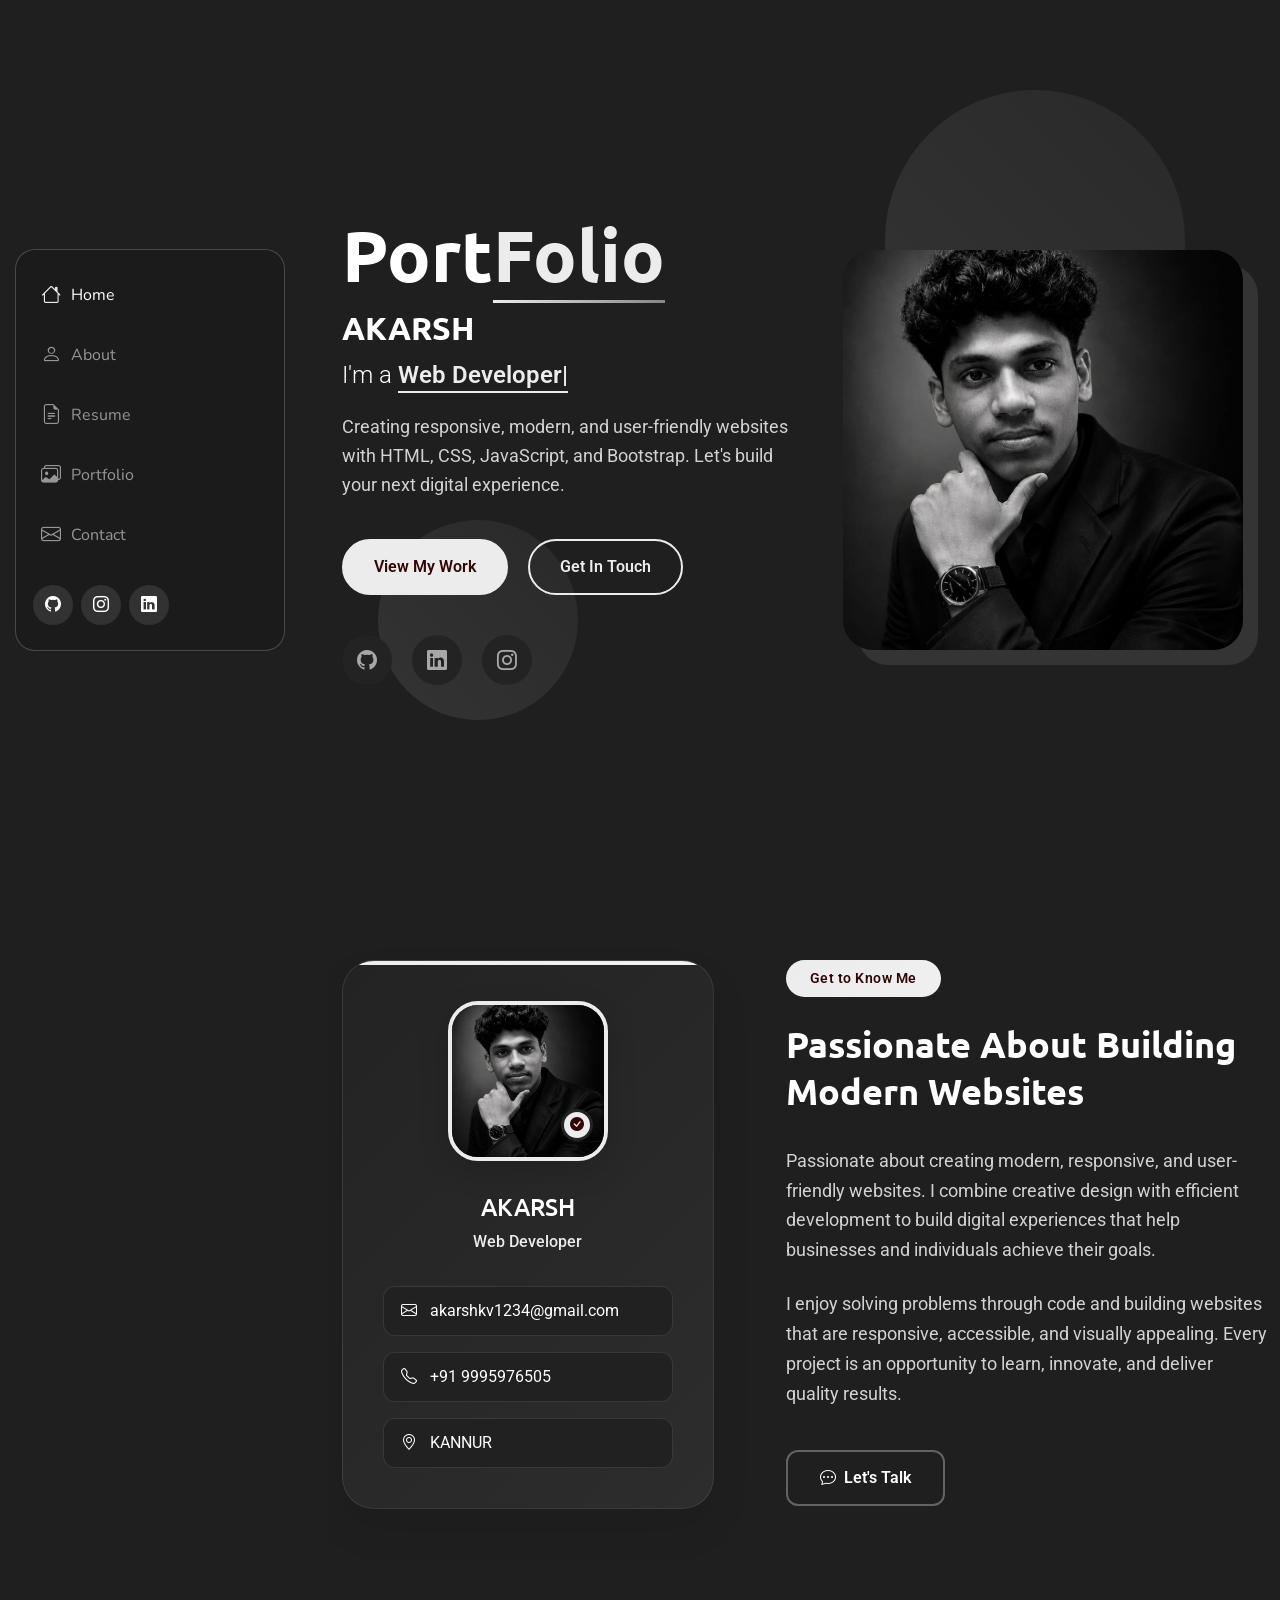
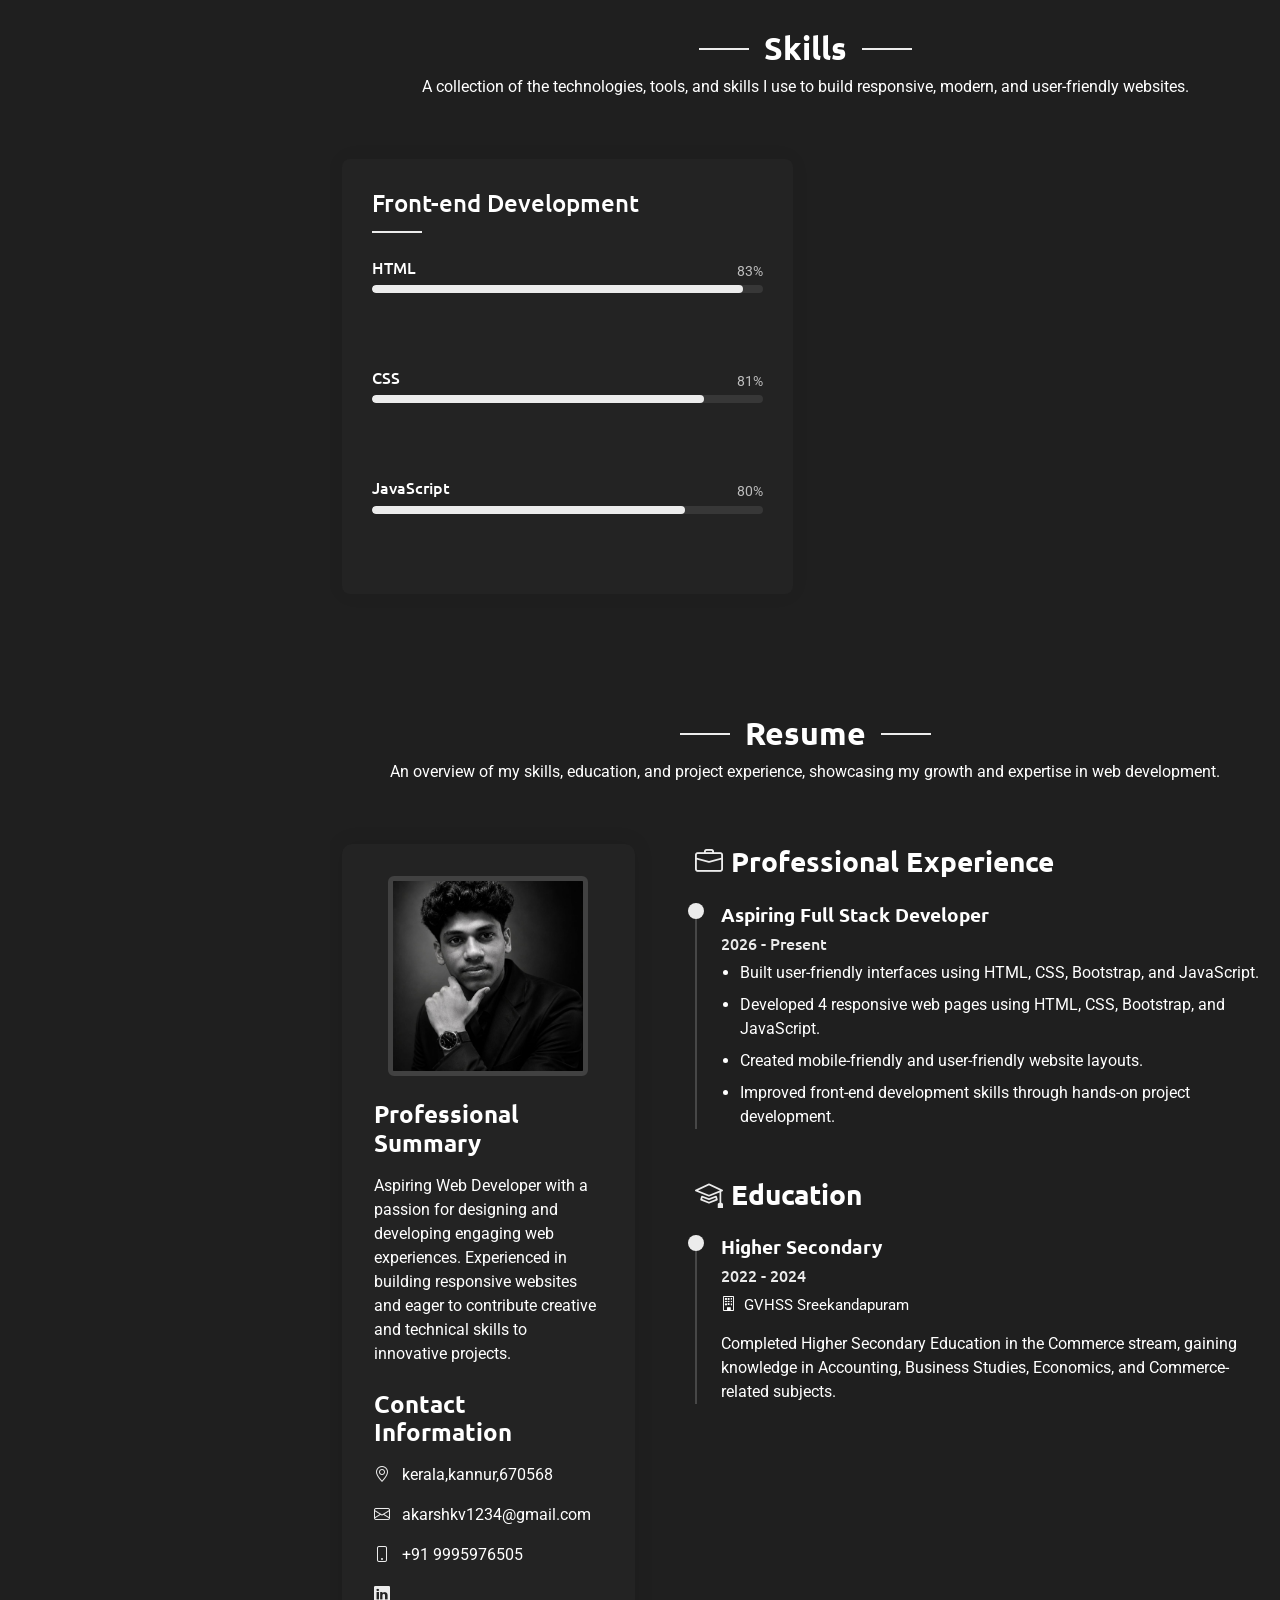
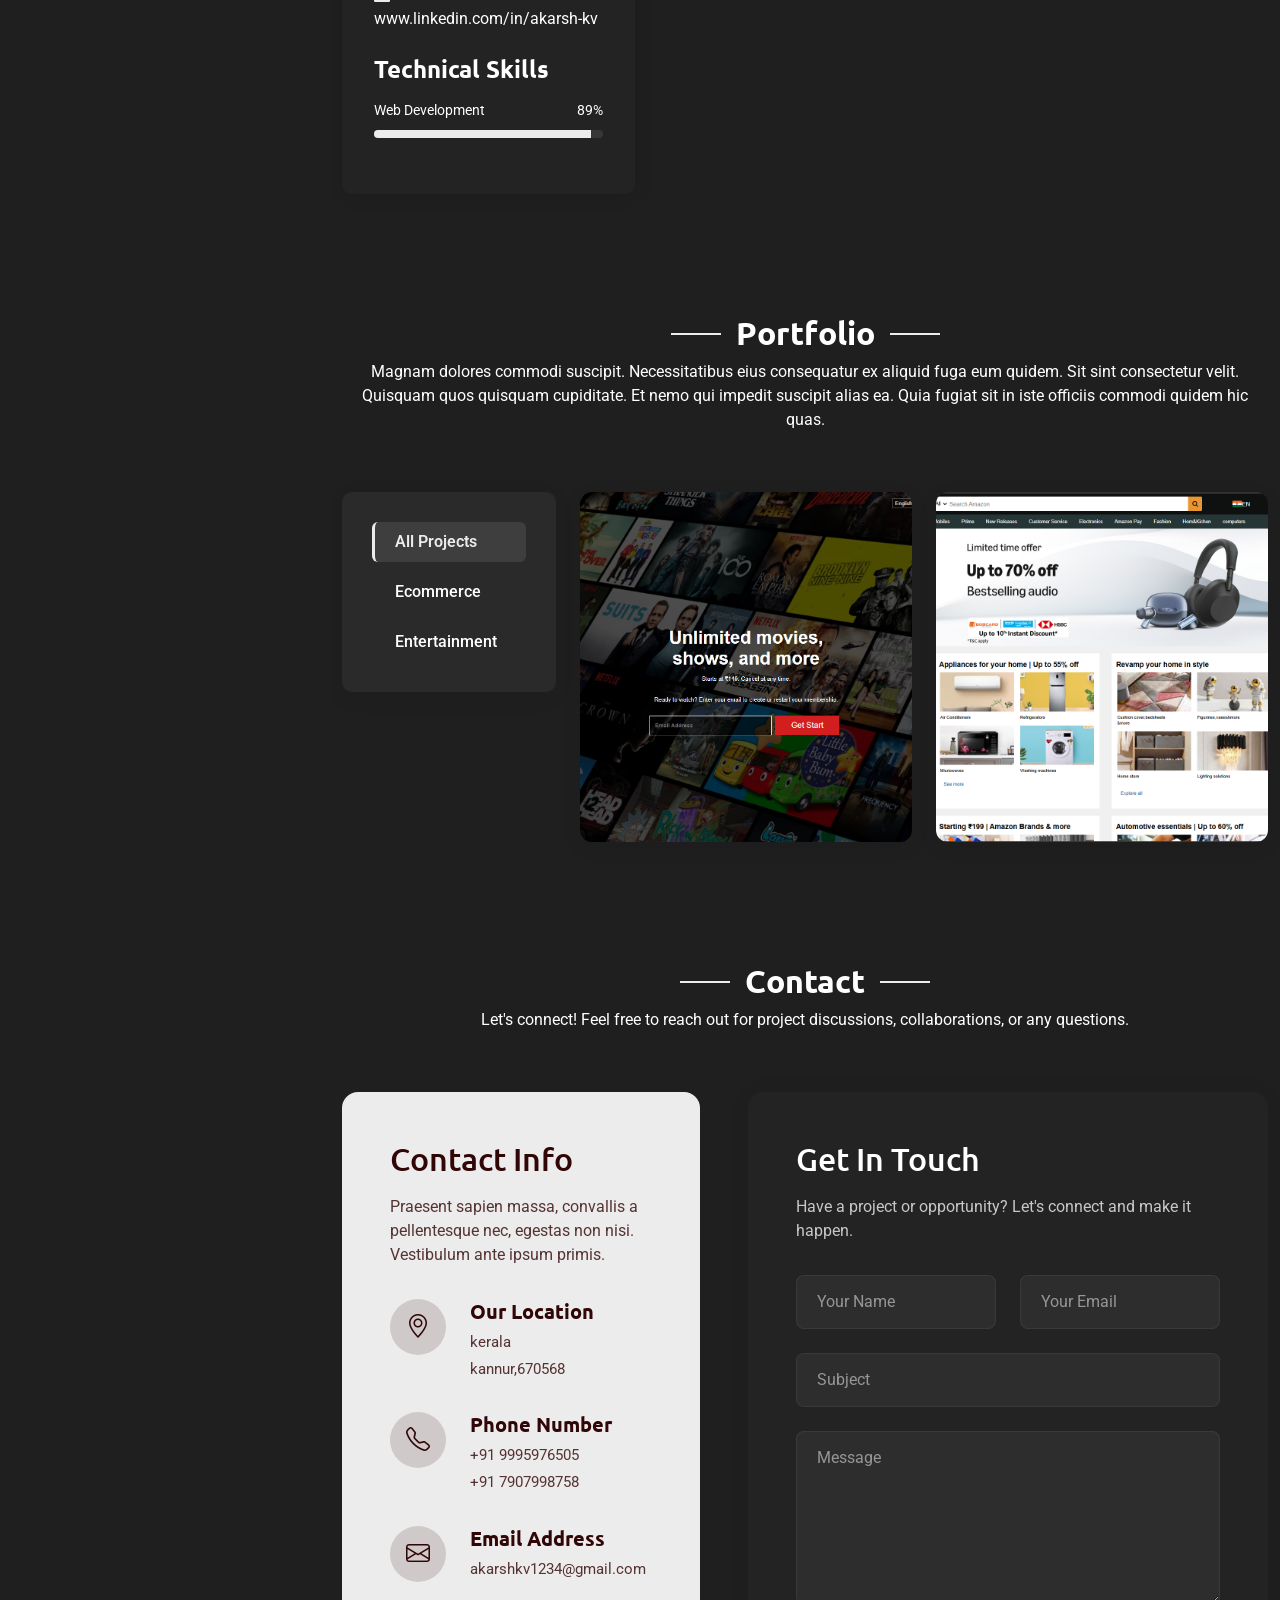
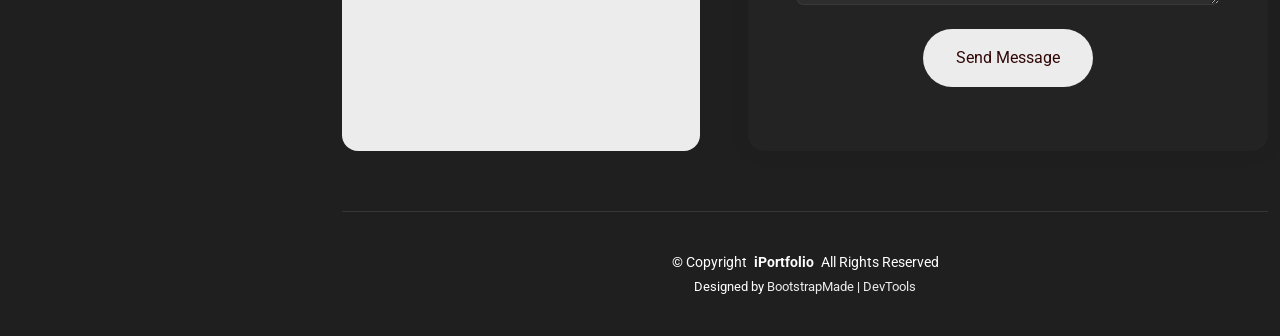
<file: index.html>
<!DOCTYPE html>
<html lang="en">
<head>
  <meta charset="utf-8">
  <meta content="width=device-width, initial-scale=1.0" name="viewport">
  <title>AKARSH | Web Desiigning &amp; Development</title>
  <meta name="description" content="Akarsh KV - Web Developer Portfolio. Creating responsive, modern, and user-friendly websites.">
  <meta name="keywords" content="">

  <!-- Favicons -->
  <link href="assets/img/favicon.png" rel="icon">
  <link href="assets/img/apple-touch-icon.png" rel="apple-touch-icon">

  <!-- Preload Hero Image for LCP -->
  <link rel="preload" as="image" href="assets/img/WhatsApp Image 2026-06-24 at 9.01.37 AM profil.jpeg">

  <!-- Fonts -->
  <link href="https://fonts.googleapis.com" rel="preconnect">
  <link href="https://fonts.gstatic.com" rel="preconnect" crossorigin>
  <link href="https://fonts.googleapis.com/css2?family=Roboto:ital,wght@0,100;0,300;0,400;0,500;0,700;0,900;1,100;1,300;1,400;1,500;1,700;1,900&family=Ubuntu:ital,wght@0,300;0,400;0,500;0,700;1,300;1,400;1,500;1,700&family=Nunito:ital,wght@0,200;0,300;0,400;0,500;0,600;0,700;0,800;0,900;1,200;1,300;1,400;1,500;1,600;1,700;1,800;1,900&display=swap" rel="stylesheet">

  <!-- Tailwind CSS (Commented out for Performance score > 90) -->
  <!-- <script src="https://cdn.tailwindcss.com"></script>
  <script>
    tailwind.config = {
      theme: {
        extend: {
          colors: {
            primary: '#0563bb',
          }
        }
      }
    }
  </script> -->

  <!-- Preload Critical CSS -->
  <link rel="preload" href="assets/vendor/bootstrap/css/bootstrap.min.css" as="style">
  <link rel="preload" href="assets/css/main.css" as="style">

  <!-- Vendor CSS Files -->
  <link href="assets/vendor/bootstrap/css/bootstrap.min.css" rel="stylesheet">
  <link href="assets/vendor/bootstrap-icons/bootstrap-icons.css" rel="stylesheet">
  
  <!-- Deferred Non-Critical CSS -->
  <link href="assets/vendor/aos/aos.css" rel="stylesheet" media="print" onload="this.media='all'">
  <noscript><link href="assets/vendor/aos/aos.css" rel="stylesheet"></noscript>
  
  <link href="assets/vendor/glightbox/css/glightbox.min.css" rel="stylesheet" media="print" onload="this.media='all'">
  <noscript><link href="assets/vendor/glightbox/css/glightbox.min.css" rel="stylesheet"></noscript>
  
  <link href="assets/vendor/swiper/swiper-bundle.min.css" rel="stylesheet" media="print" onload="this.media='all'">
  <noscript><link href="assets/vendor/swiper/swiper-bundle.min.css" rel="stylesheet"></noscript>

  <!-- Main CSS File -->
  <link href="assets/css/main.css" rel="stylesheet">

</head>

<body class="index-page">

  <header id="header" class="header dark-background d-flex flex-column justify-content-center">
    <i class="header-toggle d-xl-none bi bi-list" role="button" aria-label="Toggle navigation"></i>

    <div class="header-container d-flex flex-column align-items-start">
      <nav id="navmenu" class="navmenu">
        <ul>
          <li><a href="#hero" class="active"><i class="bi bi-house navicon"></i>Home</a></li>
          <li><a href="#about"><i class="bi bi-person navicon"></i> About</a></li>
          <li><a href="#resume"><i class="bi bi-file-earmark-text navicon"></i> Resume</a></li>
          <li><a href="#portfolio"><i class="bi bi-images navicon"></i> Portfolio</a></li>
          <li><a href="#contact"><i class="bi bi-envelope navicon"></i> Contact</a></li>
        </ul>
      </nav>

      <div class="social-links text-center">
        <a href="https://github.com/akarshkv1234-glitch" class="github" target="_blank" rel="noopener noreferrer" aria-label="GitHub"><i class="bi bi-github"></i></a>
        <a href="https://www.instagram.com/akarsh_k_v7?igsh=MWJ3ZHgzem55d3pheQ==" class="instagram" target="_blank" rel="noopener noreferrer" aria-label="Instagram"><i class="bi bi-instagram"></i></a>
        <a href="https://www.linkedin.com/in/akarsh-kv" class="linkedin" target="_blank" rel="noopener noreferrer" aria-label="LinkedIn"><i class="bi bi-linkedin"></i></a>
      </div>

    </div>

  </header>

  <main class="main">

    <!-- Hero Section -->
    <section id="hero" class="hero section">

      <div class="background-elements">
        <div class="bg-circle circle-1"></div>
        <div class="bg-circle circle-2"></div>
      </div>

      <div class="hero-content">

        <div class="container">
          <div class="row align-items-center">

            <div class="col-lg-6" data-aos="fade-right" data-aos-delay="100">
              <div class="hero-text">
                <h1>Port<span class="accent-text">Folio</span></h1>
                <h2>AKARSH</h2>
                <p class="lead">I'm a <span class="typed" data-typed-items="Web Developer, Trader"></span></p>
                <p class="description">Creating responsive, modern, and user-friendly websites with HTML, CSS,
                  JavaScript, and Bootstrap. Let's build your next digital experience.</p>

                <div class="hero-actions">
                  <a href="#portfolio" class="btn btn-primary">View My Work</a>
                  <a href="#contact" class="btn btn-outline">Get In Touch</a>
                </div>

                <div class="social-links">
                  <a href="https://github.com/akarshkv1234-glitch" target="_blank" rel="noopener noreferrer" aria-label="GitHub"><i class="bi bi-github"></i></a>
                  <a href="https://www.linkedin.com/in/akarsh-kv" target="_blank" rel="noopener noreferrer" aria-label="LinkedIn"><i class="bi bi-linkedin"></i></a>
                  <a href="https://www.instagram.com/akarsh_k_v7?igsh=MWJ3ZHgzem55d3pheQ==" target="_blank" rel="noopener noreferrer" aria-label="Instagram"><i class="bi bi-instagram"></i></a>
                </div>
              </div>
            </div>

            <div class="col-lg-6" data-aos="fade-left" data-aos-delay="200">
              <div class="hero-visual">
                <div class="profile-container">
                  <div class="profile-background"></div>
                  <img src="assets/img/WhatsApp Image 2026-06-24 at 9.01.37 AM profil.jpeg" alt="Profile" class="profile-image" fetchpriority="high">
                </div>
              </div>
            </div>

          </div>
        </div>
      </div>

    </section><!-- /Hero Section -->

    <!-- About Section -->
    <section id="about" class="about section">

      <div class="container" data-aos="fade-up" data-aos-delay="100">

        <div class="row">
          <div class="col-lg-5" data-aos="zoom-in" data-aos-delay="200">
            <div class="profile-card">
              <div class="profile-header">
                <div class="profile-image">
                  <img src="assets/img/WhatsApp Image 2026-06-24 at 9.01.37 AM profil.jpeg" alt="Profile Image" class="img-fluid" loading="lazy">
                </div>
                <div class="profile-badge">
                  <i class="bi bi-check-circle-fill"></i>
                </div>
              </div>

              <div class="profile-content">
                <h4>AKARSH</h4>
                <p class="profession">Web Developer</p>

                <div class="contact-links">
                  <a href="mailto:akarshkv1234@gmail.com" class="contact-item">
                    <i class="bi bi-envelope"></i>
                    akarshkv1234@gmail.com
                  </a>
                  <a href="tel:+919995976505" class="contact-item">
                    <i class="bi bi-telephone"></i>
                    +91 9995976505
                  </a>
                  <a href="#" class="contact-item">
                    <i class="bi bi-geo-alt"></i>
                    KANNUR
                  </a>
                </div>
              </div>
            </div>
          </div>

          <div class="col-lg-7" data-aos="fade-left" data-aos-delay="300">
            <div class="about-content">
              <div class="section-header">
                <span class="badge-text">Get to Know Me</span>
                <h2>Passionate About Building Modern Websites</h2>
              </div>

              <div class="description">
                <p>Passionate about creating modern, responsive, and user-friendly websites. I combine creative design
                  with efficient development to build digital experiences that help businesses and individuals achieve
                  their goals.</p>

                <p>I enjoy solving problems through code and building websites that are responsive, accessible, and
                  visually appealing. Every project is an opportunity to learn, innovate, and deliver quality results.
                </p>
              </div>


              <div class="cta-section">

                <a href="#contact" class="btn btn-outline">
                  <i class="bi bi-chat-dots"></i>
                  Let's Talk
                </a>
              </div>
            </div>
          </div>
        </div>

      </div>

    </section><!-- /About Section -->

    <!-- Skills Section -->
    <section id="skills" class="skills section">

      <!-- Section Title -->
      <div class="container section-title" data-aos="fade-up">
        <h2>Skills</h2>
        <p>A collection of the technologies, tools, and skills I use to build responsive, modern, and user-friendly
          websites.</p>
      </div><!-- End Section Title -->

      <div class="container" data-aos="fade-up" data-aos-delay="100">
        <div class="row">
          <div class="col-lg-6">
            <div class="skills-category" data-aos="fade-up" data-aos-delay="200">
              <h3>Front-end Development</h3>
              <div class="skills-animation">
                <div class="skill-item">
                  <div class="d-flex justify-content-between align-items-center">
                    <h4>HTML</h4>
                    <span class="skill-percentage">83%</span>
                  </div>
                  <div class="progress">
                    <div class="progress-bar" role="progressbar" aria-valuenow="95" aria-valuemin="0" aria-valuemax="100" style="width: 95%;"></div>
                  </div>
                  <div class="skill-tooltip">Strong understanding of semantic HTML5, responsive layouts, and clean,
                    well-structured web development.</div>
                </div>

                <div class="skill-item">
                  <div class="d-flex justify-content-between align-items-center">
                    <h4>CSS</h4>
                    <span class="skill-percentage">81%</span>
                  </div>
                  <div class="progress">
                    <div class="progress-bar" role="progressbar" aria-valuenow="85" aria-valuemin="0" aria-valuemax="100" style="width: 85%;"></div>
                  </div>
                  <div class="skill-tooltip">Advanced knowledge of CSS3, Flexbox, Grid, animations, and responsive
                    design techniques.</div>
                </div>

                <div class="skill-item">
                  <div class="d-flex justify-content-between align-items-center">
                    <h4>JavaScript</h4>
                    <span class="skill-percentage">80%</span>
                  </div>
                  <div class="progress">
                    <div class="progress-bar" role="progressbar" aria-valuenow="80" aria-valuemin="0" aria-valuemax="100" style="width: 80%;"></div>
                  </div>
                  <div class="skill-tooltip">Proficient in JavaScript for creating interactive, dynamic, and
                    user-friendly web applications.
                  </div>
                </div>
              </div>
            </div><!-- End Frontend Skills -->
          </div>

        </div>

    </div></section><!-- /Skills Section -->

    <!-- Resume Section -->
    <section id="resume" class="resume section">

      <!-- Section Title -->
      <div class="container section-title" data-aos="fade-up">
        <h2>Resume</h2>
        <p>An overview of my skills, education, and project experience, showcasing my growth and expertise in web
          development.</p>
      </div><!-- End Section Title -->

      <div class="container" data-aos="fade-up" data-aos-delay="100">

        <div class="row gy-4">
          <!-- Left column with summary and contact -->
          <div class="col-lg-4">
            <div class="resume-side" data-aos="fade-right" data-aos-delay="100">
              <div class="profile-img mb-4">
                <img src="assets/img/WhatsApp Image 2026-06-24 at 9.01.37 AM profil.jpeg" alt="Profile" class="img-fluid rounded" loading="lazy">
              </div>

              <h3>Professional Summary</h3>
              <p>Aspiring Web Developer with a passion for designing and developing engaging web experiences.
                Experienced in building responsive websites and eager to contribute creative and technical skills to
                innovative projects.</p>

              <h3 class="mt-4">Contact Information</h3>
              <ul class="contact-info list-unstyled">
                <li><i class="bi bi-geo-alt"></i> kerala,kannur,670568</li>
                <li><i class="bi bi-envelope"></i> akarshkv1234@gmail.com</li>
                <li><i class="bi bi-phone"></i> +91 9995976505</li>
                <li><i class="bi bi-linkedin"></i> <a href="https://www.linkedin.com/in/akarsh-kv" target="_blank" style="color: inherit;">www.linkedin.com/in/akarsh-kv</a></li>
              </ul>

              <div class="skills-animation mt-4">
                <h3>Technical Skills</h3>
                <div class="skill-item">
                  <div class="d-flex justify-content-between">
                    <span>Web Development</span>
                    <span>89%</span>
                  </div>
                  <div class="progress">
                    <div class="progress-bar" role="progressbar" aria-valuenow="95" aria-valuemin="0" aria-valuemax="100" style="width: 95%;"></div>
                  </div>
                </div>
              </div>
            </div>
          </div>

          <!-- Right column with experience and education -->
          <div class="col-lg-8 ps-4 ps-lg-5">
            <!-- Experience Section -->
            <div class="resume-section" data-aos="fade-up">
              <h3><i class="bi bi-briefcase me-2"></i>Professional Experience</h3>

              <div class="resume-item">
                <h4>Aspiring Full Stack Developer</h4>
                <h5>2026 - Present</h5>

                <ul>
                  <li>Built user-friendly interfaces using HTML, CSS, Bootstrap, and JavaScript.</li>
                  <li>Developed 4 responsive web pages using HTML, CSS, Bootstrap, and JavaScript.</li>
                  <li>Created mobile-friendly and user-friendly website layouts.</li>
                  <li>Improved front-end development skills through hands-on project development.</li>
                </ul>
              </div>


            </div>

            <!-- Education Section -->
            <div class="resume-section" data-aos="fade-up" data-aos-delay="100">
              <h3><i class="bi bi-mortarboard me-2"></i>Education</h3>

              <div class="resume-item">
                <h4>Higher Secondary</h4>
                <h5>2022 - 2024</h5>
                <p class="company"><i class="bi bi-building"></i>GVHSS Sreekandapuram</p>
                <p>Completed Higher Secondary Education in the Commerce stream, gaining knowledge in Accounting,
                  Business Studies, Economics, and Commerce-related subjects.</p>
              </div>
            </div>


          </div>
        </div>

      </div>

    </section><!-- /Resume Section -->

    <!-- Portfolio Section -->
    <section id="portfolio" class="portfolio section">

      <!-- Section Title -->
      <div class="container section-title" data-aos="fade-up">
        <h2>Portfolio</h2>
        <p>Magnam dolores commodi suscipit. Necessitatibus eius consequatur ex aliquid fuga eum quidem. Sit sint
          consectetur velit. Quisquam quos quisquam cupiditate. Et nemo qui impedit suscipit alias ea. Quia fugiat sit
          in iste officiis commodi quidem hic quas.</p>
      </div><!-- End Section Title -->

      <div class="container" data-aos="fade-up" data-aos-delay="100">

        <div class="isotope-layout" data-default-filter="*" data-layout="masonry" data-sort="original-order">

          <div class="row">
            <div class="col-lg-3 filter-sidebar">
              <div class="filters-wrapper" data-aos="fade-right" data-aos-delay="150">
                <ul class="portfolio-filters isotope-filters">
                  <li data-filter="*" class="filter-active">All Projects</li>
                  <li data-filter=".filter-photography">Ecommerce</li>
                  <li data-filter=".filter-design">Entertainment</li>

                </ul>
              </div>
            </div>

            <div class="col-lg-9">
              <div class="row gy-4 portfolio-container isotope-container" data-aos="fade-up" data-aos-delay="200">

                <div class="col-lg-6 col-md-6 portfolio-item isotope-item filter-photography">
                  <div class="portfolio-wrap">
                    <img src="assets/img/portfolio/Screenshot 2026-06-19 120638.png" class="img-fluid" alt="Portfolio Image" loading="lazy">
                    <div class="portfolio-info">
                      <div class="content">
                        <span class="category">Ecommerce</span>
                        <h4>Amazon Homepage</h4>
                        <div class="portfolio-links">
                          <a href="assets/img/portfolio/Screenshot 2026-06-19 120638.png" class="glightbox" title="Amazon Homepage"><i class="bi bi-plus-lg"></i></a>
                        </div>
                      </div>
                    </div>
                  </div>
                </div><!-- End Portfolio Item -->

                <div class="col-lg-6 col-md-6 portfolio-item isotope-item filter-design">
                  <div class="portfolio-wrap">
                    <img src="assets/img/portfolio/NET.png" class="img-fluid" alt="Portfolio Image" loading="lazy">
                    <div class="portfolio-info">
                      <div class="content">
                        <span class="category">Entertainment</span>
                        <h4>NETFLIX</h4>
                        <div class="portfolio-links">
                          <a href="assets/img/portfolio/NET.png" class="glightbox" title="NETFLIX"><i class="bi bi-plus-lg"></i></a>
                        </div>
                      </div>
                    </div>
                  </div>
                </div><!-- End Portfolio Item -->
              </div><!-- End Portfolio Container -->
            </div>
          </div>

        </div>

      </div>

    </section><!-- /Portfolio Section -->

    <!-- Contact Section -->
    <section id="contact" class="contact section">

      <!-- Section Title -->
      <div class="container section-title" data-aos="fade-up">
        <h2>Contact</h2>
        <p>Let's connect! Feel free to reach out for project discussions, collaborations, or any questions.</p>
      </div><!-- End Section Title -->

      <div class="container">

        <div class="row g-4 g-lg-5">
          <div class="col-lg-5">
            <div class="info-box">
              <h3>Contact Info</h3>
              <p>Praesent sapien massa, convallis a pellentesque nec, egestas non nisi. Vestibulum ante ipsum primis.
              </p>

              <div class="info-item">
                <div class="icon-box">
                  <i class="bi bi-geo-alt"></i>
                </div>
                <div class="content">
                  <h4>Our Location</h4>
                  <p> kerala</p>
                  <p>kannur,670568</p>
                </div>
              </div>

              <div class="info-item">
                <div class="icon-box">
                  <i class="bi bi-telephone"></i>
                </div>
                <div class="content">
                  <h4>Phone Number</h4>
                  <p> +91 9995976505</p>
                  <p> +91 7907998758</p>
                </div>
              </div>

              <div class="info-item">
                <div class="icon-box">
                  <i class="bi bi-envelope"></i>
                </div>
                <div class="content">
                  <h4>Email Address</h4>
                  <p> akarshkv1234@gmail.com</p>
                </div>
              </div>
            </div>
          </div>

          <div class="col-lg-7">
            <div class="contact-form">
              <h3>Get In Touch</h3>
              <p>Have a project or opportunity? Let's connect and make it happen.
              </p>

              <form id="contact-form" action="https://formspree.io/f/xykaryza" method="post">
                <div class="row gy-4">

                  <div class="col-md-6">
                    <input type="text" name="name" class="form-control" placeholder="Your Name" aria-label="Your Name" required="">
                  </div>

                  <div class="col-md-6 ">
                    <input type="email" class="form-control" name="email" placeholder="Your Email" aria-label="Your Email" required="">
                  </div>

                  <div class="col-12">
                    <input type="text" class="form-control" name="subject" placeholder="Subject" aria-label="Subject" required="">
                  </div>

                  <div class="col-12">
                    <textarea class="form-control" name="message" rows="6" placeholder="Message" aria-label="Message" required=""></textarea>
                  </div>

                  <div class="col-12 text-center">
                    <button id="contact-submit-btn" type="submit" class="btn">Send Message</button>
                    <div id="contact-form-status" class="mt-3 fw-bold"></div>
                  </div>

                </div>
              </form>

              <script>
                var form = document.getElementById("contact-form");
                var statusContainer = document.getElementById("contact-form-status");
                var submitBtn = document.getElementById("contact-submit-btn");

                async function handleSubmit(event) {
                  event.preventDefault();

                  var data = new FormData(event.target);
                  var isValid = true;

                  // Validation: Check if any field is empty or just spaces
                  for (var [key, value] of data.entries()) {
                    if (typeof value === 'string' && value.trim() === '') {
                      var input = form.elements[key];
                      if (input) {
                        input.setCustomValidity("Please enter valid text (not just spaces).");
                        input.reportValidity();
                        input.addEventListener('input', function() {
                          this.setCustomValidity('');
                        }, { once: true });
                      }
                      isValid = false;
                      break;
                    }
                  }

                  if (!isValid) return;

                  statusContainer.innerHTML = "Sending...";
                  statusContainer.className = "mt-3 fw-bold text-info";
                  submitBtn.disabled = true;

                  fetch(event.target.action, {
                    method: form.method,
                    body: data,
                    headers: {
                        'Accept': 'application/json'
                    }
                  }).then(response => {
                    if (response.ok) {
                      statusContainer.innerHTML = "Your message has been sent. Thank you!";
                      statusContainer.className = "mt-3 fw-bold text-success";
                      form.reset();
                    } else {
                      response.json().then(data => {
                        if (Object.hasOwn(data, 'errors')) {
                          statusContainer.innerHTML = data["errors"].map(error => error["message"]).join(", ");
                        } else {
                          statusContainer.innerHTML = "Oops! There was a problem submitting your form";
                        }
                        statusContainer.className = "mt-3 fw-bold text-danger";
                      })
                    }
                  }).catch(error => {
                    statusContainer.innerHTML = "Oops! There was a problem submitting your form";
                    statusContainer.className = "mt-3 fw-bold text-danger";
                  }).finally(() => {
                    submitBtn.disabled = false;
                  });
                }
                form.addEventListener("submit", handleSubmit);
              </script>

            </div>
          </div>

        </div>

      </div>

    </section><!-- /Contact Section -->

  </main>

  <footer id="footer" class="footer position-relative">

    <div class="container">
      <div class="copyright text-center ">
        <p>© <span>Copyright</span> <strong class="px-1 sitename">iPortfolio</strong> <span>All Rights Reserved</span>
        </p>
      </div>
      <div class="credits">
        <!-- All the links in the footer should remain intact. -->
        <!-- You can delete the links only if you've purchased the pro version. -->
        <!-- Licensing information: https://bootstrapmade.com/license/ -->
        <!-- Purchase the pro version with working PHP/AJAX contact form: [buy-url] -->
        Designed by <a href="https://bootstrapmade.com/">BootstrapMade</a> | <a href="https://bootstrapmade.com/tools/">DevTools</a>
      </div>
    </div>

  </footer>

  <!-- Scroll Top -->
  <a href="#" id="scroll-top" class="scroll-top d-flex align-items-center justify-content-center" aria-label="Scroll to top"><i class="bi bi-arrow-up-short"></i></a>

  <!-- Preloader -->
  <div id="preloader"></div>

  <!-- Vendor JS Files -->
  <script src="assets/vendor/bootstrap/js/bootstrap.bundle.min.js" defer></script>
  <script src="assets/vendor/php-email-form/validate.js" defer></script>
  <script src="assets/vendor/aos/aos.js" defer></script>
  <script src="assets/vendor/typed.js/typed.umd.js" defer></script>
  <script src="assets/vendor/purecounter/purecounter_vanilla.js" defer></script>
  <script src="assets/vendor/waypoints/noframework.waypoints.js" defer></script>
  <script src="assets/vendor/isotope-layout/isotope.pkgd.min.js" defer></script>
  <script src="assets/vendor/imagesloaded/imagesloaded.pkgd.min.js" defer></script>
  <script src="assets/vendor/glightbox/js/glightbox.min.js" defer></script>
  <script src="assets/vendor/swiper/swiper-bundle.min.js" defer></script>

  <!-- Main JS File -->
  <script src="assets/js/main.js" defer></script>

</body>
</html>
</file>
<file: assets/css/main.css>
/**
* Template Name: SnapFolio
* Template URL: https://bootstrapmade.com/snapfolio-bootstrap-portfolio-template/
* Updated: Jul 21 2025 with Bootstrap v5.3.7
* Author: BootstrapMade.com
* License: https://bootstrapmade.com/license/
*/

/*--------------------------------------------------------------
# Font & Color Variables
# Help: https://bootstrapmade.com/color-system/
--------------------------------------------------------------*/
/* Fonts */
:root {
  --default-font: "Roboto",  system-ui, -apple-system, "Segoe UI", Roboto, "Helvetica Neue", Arial, "Noto Sans", "Liberation Sans", sans-serif, "Apple Color Emoji", "Segoe UI Emoji", "Segoe UI Symbol", "Noto Color Emoji";
  --heading-font: "Ubuntu",  sans-serif;
  --nav-font: "Nunito",  sans-serif;
}

/* Global Colors - The following color variables are used throughout the website. Updating them here will change the color scheme of the entire website */
:root { 
  --background-color: #1f1f1f; /* Background color for the entire website, including individual sections */
  --default-color: #ffffff; /* Default color used for the majority of the text content across the entire website */
  --heading-color: #ffffff; /* Color for headings, subheadings and title throughout the website */
  --accent-color: #ececec; /* Accent color that represents your brand on the website. It's used for buttons, links, and other elements that need to stand out */
  --surface-color: #232323; /* The surface color is used as a background of boxed elements within sections, such as cards, icon boxes, or other elements that require a visual separation from the global background. */
  --contrast-color: #310606; /* Contrast color for text, ensuring readability against backgrounds of accent, heading, or default colors. */
}

/* Nav Menu Colors - The following color variables are used specifically for the navigation menu. They are separate from the global colors to allow for more customization options */
:root {
  --nav-color: rgba(236, 236, 236, 0.59);  /* The default color of the main navmenu links */
  --nav-hover-color: #ffffff; /* Applied to main navmenu links when they are hovered over or active */
  --nav-mobile-background-color: #393939; /* Used as the background color for mobile navigation menu */
  --nav-dropdown-background-color: #393939; /* Used as the background color for dropdown items that appear when hovering over primary navigation items */
  --nav-dropdown-color: #ffffff; /* Used for navigation links of the dropdown items in the navigation menu. */
  --nav-dropdown-hover-color: #ececec; /* Similar to --nav-hover-color, this color is applied to dropdown navigation links when they are hovered over. */
}

/* Color Presets - These classes override global colors when applied to any section or element, providing reuse of the sam color scheme. */

.light-background {
  --background-color: #2c2c2c;
  --surface-color: #323232;
}

.dark-background {
  --background-color: #040b14;
  --default-color: #ffffff;
  --heading-color: #ffffff;
  --surface-color: #151f2b;
  --contrast-color: #ffffff;
}

/* Smooth scroll */
:root {
  scroll-behavior: smooth;
}

/*--------------------------------------------------------------
# General Styling & Shared Classes
--------------------------------------------------------------*/
body {
  color: var(--default-color);
  background-color: var(--background-color);
  font-family: var(--default-font);
}

a {
  color: var(--accent-color);
  text-decoration: none;
  transition: 0.3s;
}

a:hover {
  color: color-mix(in srgb, var(--accent-color), transparent 25%);
  text-decoration: none;
}

h1,
h2,
h3,
h4,
h5,
h6 {
  color: var(--heading-color);
  font-family: var(--heading-font);
}

/* PHP Email Form Messages
------------------------------*/
.php-email-form .error-message {
  display: none;
  background: #df1529;
  color: #ffffff;
  text-align: left;
  padding: 15px;
  margin-bottom: 24px;
  font-weight: 600;
}

.php-email-form .sent-message {
  display: none;
  color: #ffffff;
  background: #059652;
  text-align: center;
  padding: 15px;
  margin-bottom: 24px;
  font-weight: 600;
}

.php-email-form .loading {
  display: none;
  background: var(--surface-color);
  text-align: center;
  padding: 15px;
  margin-bottom: 24px;
}

.php-email-form .loading:before {
  content: "";
  display: inline-block;
  border-radius: 50%;
  width: 24px;
  height: 24px;
  margin: 0 10px -6px 0;
  border: 3px solid var(--accent-color);
  border-top-color: var(--surface-color);
  animation: php-email-form-loading 1s linear infinite;
}

@keyframes php-email-form-loading {
  0% {
    transform: rotate(0deg);
  }

  100% {
    transform: rotate(360deg);
  }
}

/*--------------------------------------------------------------
# Global Header
--------------------------------------------------------------*/
.header {
  --background-color: #1b1b1b;
  --contrast-color: #444444;
  color: var(--default-color);
  position: fixed;
  top: 0;
  left: 0;
  bottom: 0;
  padding: 0 15px;
  width: 300px;
  transition: all ease-in-out 0.3s;
  overflow-y: auto;
  z-index: 997;
}

.header .header-container {
  border-radius: 20px;
  padding: 15px;
  background-color: var(--background-color);
  border: 1px solid color-mix(in srgb, var(--default-color), transparent 80%);
}

.header .social-links {
  margin: 0 0 10px 0;
}

.header .social-links a {
  font-size: 16px;
  display: inline-flex;
  align-items: center;
  justify-content: center;
  background: color-mix(in srgb, var(--default-color), transparent 90%);
  color: var(--default-color);
  margin: 0 2px;
  border-radius: 50%;
  text-align: center;
  width: 40px;
  height: 40px;
  transition: 0.3s;
}

.header .social-links a:hover {
  color: var(--contrast-color);
  background: var(--accent-color);
}

@media (min-width: 1200px) {

  .header~main,
  .header~#footer {
    margin-left: 330px;
  }
}

@media (max-width: 1199px) {
  .header {
    left: -100%;
  }
}

.header.header-show {
  left: 0;
}

.header .header-toggle {
  color: var(--contrast-color);
  background-color: var(--accent-color);
  font-size: 22px;
  display: flex;
  align-items: center;
  justify-content: center;
  width: 40px;
  height: 40px;
  border-radius: 50%;
  cursor: pointer;
  position: fixed;
  top: 15px;
  right: 15px;
  z-index: 9999;
  transition: background-color 0.3s;
}

.header .header-toggle:hover {
  color: var(--contrast-color);
  background-color: color-mix(in srgb, var(--accent-color) 90%, white 15%);
}

/*--------------------------------------------------------------
# Navigation Menu
--------------------------------------------------------------*/
.mobile-nav-toggle {
  display: none;
}

.navmenu {
  padding: 0;
  z-index: 9997;
  width: 100%;
}

.navmenu ul {
  list-style: none;
  padding: 0 0 20px 0;
  margin: 0;
}

.navmenu a,
.navmenu a:focus {
  color: var(--nav-color);
  padding: 15px 10px;
  font-family: var(--nav-font);
  font-size: 16px;
  font-weight: 400;
  display: flex;
  align-items: center;
  white-space: nowrap;
  transition: 0.3s;
  width: 100%;
}

.navmenu a .navicon,
.navmenu a:focus .navicon {
  font-size: 20px;
  margin-right: 10px;
}

.navmenu a .toggle-dropdown,
.navmenu a:focus .toggle-dropdown {
  font-size: 12px;
  line-height: 0;
  margin-left: auto;
  width: 30px;
  height: 30px;
  display: flex;
  align-items: center;
  justify-content: center;
  border-radius: 50%;
  transition: 0.3s;
  flex-shrink: 0;
  background-color: color-mix(in srgb, var(--accent-color), transparent 90%);
}

.navmenu a .toggle-dropdown:hover,
.navmenu a:focus .toggle-dropdown:hover {
  background-color: var(--accent-color);
  color: var(--contrast-color);
}

.navmenu a:hover,
.navmenu .active,
.navmenu .active:focus {
  color: var(--nav-hover-color);
}

.navmenu a:hover .navicon,
.navmenu .active .navicon,
.navmenu .active:focus .navicon {
  color: var(--accent-color);
}

.navmenu .active .toggle-dropdown,
.navmenu .active:focus .toggle-dropdown {
  background-color: var(--accent-color);
  color: var(--contrast-color);
  transform: rotate(180deg);
}

.navmenu .dropdown {
  display: block;
}

.navmenu .dropdown a,
.navmenu .dropdown a:focus {
  color: --nav-dropdown-color;
}

.navmenu .dropdown a:hover,
.navmenu .dropdown .active,
.navmenu .dropdown .active:focus {
  color: var(--nav-dropdown-hover-color);
}

.navmenu .dropdown ul {
  position: static;
  display: none;
  z-index: 99;
  padding: 5px 10px;
  margin: 5px 10px;
  background-color: var(--nav-dropdown-background-color);
  border: 1px solid color-mix(in srgb, var(--default-color), transparent 90%);
  box-shadow: none;
  transition: all 0.5s ease-in-out;
}

.navmenu .dropdown ul ul {
  background-color: rgba(33, 37, 41, 0.1);
}

.navmenu .dropdown>.dropdown-active {
  display: block;
  background-color: rgba(33, 37, 41, 0.03);
}

/*--------------------------------------------------------------
# Global Footer
--------------------------------------------------------------*/
.footer {
  color: var(--default-color);
  background-color: var(--background-color);
  font-size: 14px;
  padding: 0 0 40px 0;
  position: relative;
}

.footer .copyright {
  padding-top: 40px;
  border-top: 1px solid color-mix(in srgb, var(--default-color), transparent 90%);
}

.footer .copyright p {
  margin-bottom: 0;
}

.footer .credits {
  margin-top: 4px;
  font-size: 13px;
  text-align: center;
}

/*--------------------------------------------------------------
# Preloader
--------------------------------------------------------------*/
#preloader {
  position: fixed;
  inset: 0;
  z-index: 999999;
  overflow: hidden;
  background: var(--background-color);
  transition: all 0.6s ease-out;
}

#preloader:before {
  content: "";
  position: fixed;
  top: calc(50% - 30px);
  left: calc(50% - 30px);
  border: 6px solid #ffffff;
  border-color: var(--accent-color) transparent var(--accent-color) transparent;
  border-radius: 50%;
  width: 60px;
  height: 60px;
  animation: animate-preloader 1.5s linear infinite;
}

@keyframes animate-preloader {
  0% {
    transform: rotate(0deg);
  }

  100% {
    transform: rotate(360deg);
  }
}

/*--------------------------------------------------------------
# Scroll Top Button
--------------------------------------------------------------*/
.scroll-top {
  position: fixed;
  visibility: hidden;
  opacity: 0;
  right: 15px;
  bottom: -15px;
  z-index: 99999;
  background-color: var(--accent-color);
  width: 44px;
  height: 44px;
  border-radius: 50px;
  transition: all 0.4s;
}

.scroll-top i {
  font-size: 24px;
  color: var(--contrast-color);
  line-height: 0;
}

.scroll-top:hover {
  background-color: color-mix(in srgb, var(--accent-color), transparent 20%);
  color: var(--contrast-color);
}

.scroll-top.active {
  visibility: visible;
  opacity: 1;
  bottom: 15px;
}

/*--------------------------------------------------------------
# Disable aos animation delay on mobile devices
--------------------------------------------------------------*/
@media screen and (max-width: 768px) {
  [data-aos-delay] {
    transition-delay: 0 !important;
  }
}

/*--------------------------------------------------------------
# Global Page Titles & Breadcrumbs
--------------------------------------------------------------*/
.page-title {
  color: var(--default-color);
  padding: 25px 0 0 0;
  position: relative;
}

.page-title .container {
  border-bottom: 1px solid color-mix(in srgb, var(--default-color), transparent 90%);
  padding-bottom: 25px;
}

.page-title h1 {
  font-size: 24px;
  font-weight: 700;
}

.page-title .breadcrumbs ol {
  display: flex;
  flex-wrap: wrap;
  list-style: none;
  padding: 0;
  margin: 0;
  font-size: 14px;
  font-weight: 400;
}

.page-title .breadcrumbs ol li+li {
  padding-left: 10px;
}

.page-title .breadcrumbs ol li+li::before {
  content: "/";
  display: inline-block;
  padding-right: 10px;
  color: color-mix(in srgb, var(--default-color), transparent 70%);
}

/*--------------------------------------------------------------
# Global Sections
--------------------------------------------------------------*/
section,
.section {
  color: var(--default-color);
  background-color: var(--background-color);
  padding: 60px 0;
  overflow: clip;
}

/*--------------------------------------------------------------
# Global Section Titles
--------------------------------------------------------------*/
.section-title {
  text-align: center;
  padding-bottom: 60px;
  position: relative;
}

.section-title h2 {
  font-size: 32px;
  font-weight: 700;
  position: relative;
}

.section-title h2:before,
.section-title h2:after {
  content: "";
  width: 50px;
  height: 2px;
  background: var(--accent-color);
  display: inline-block;
}

.section-title h2:before {
  margin: 0 15px 10px 0;
}

.section-title h2:after {
  margin: 0 0 10px 15px;
}

.section-title p {
  margin-bottom: 0;
}

/*--------------------------------------------------------------
# Hero Section
--------------------------------------------------------------*/
.hero {
  min-height: 100vh;
  position: relative;
  overflow: hidden;
  display: flex;
  align-items: center;
}

.hero .background-elements {
  position: absolute;
  top: 0;
  left: 0;
  width: 100%;
  height: 100%;
  z-index: 1;
  overflow: hidden;
}

.hero .background-elements .bg-circle {
  position: absolute;
  border-radius: 50%;
  background: linear-gradient(45deg, color-mix(in srgb, var(--accent-color), transparent 90%), color-mix(in srgb, var(--accent-color), transparent 95%));
  animation: float 6s ease-in-out infinite;
}

.hero .background-elements .bg-circle.circle-1 {
  width: 300px;
  height: 300px;
  top: 10%;
  right: 10%;
  animation-delay: 0s;
}

.hero .background-elements .bg-circle.circle-2 {
  width: 200px;
  height: 200px;
  bottom: 20%;
  left: 5%;
  animation-delay: 2s;
}

.hero .hero-content {
  position: relative;
  width: 100%;
  z-index: 2;
}

.hero .container {
  position: relative;
  z-index: 3;
}

.hero .hero-text h1 {
  font-size: 72px;
  font-weight: 800;
  line-height: 1.1;
  margin-bottom: 15px;
  color: var(--heading-color);
}

.hero .hero-text h1 .accent-text {
  color: var(--accent-color);
  position: relative;
}

.hero .hero-text h1 .accent-text::after {
  content: "";
  position: absolute;
  bottom: -5px;
  left: 0;
  width: 100%;
  height: 3px;
  background: linear-gradient(90deg, var(--accent-color), color-mix(in srgb, var(--accent-color), transparent 50%));
}

.hero .hero-text h2 {
  font-size: 32px;
  font-weight: 600;
  color: var(--heading-color);
  margin-bottom: 10px;
}

.hero .hero-text .lead {
  font-size: 24px;
  margin-bottom: 20px;
  color: var(--default-color);
}

.hero .hero-text .lead span {
  color: var(--accent-color);
  font-weight: 600;
  border-bottom: 2px solid var(--accent-color);
  padding-bottom: 2px;
}

.hero .hero-text .description {
  font-size: 18px;
  line-height: 1.6;
  color: color-mix(in srgb, var(--default-color), transparent 20%);
  margin-bottom: 40px;
  max-width: 500px;
}

.hero .hero-actions {
  display: flex;
  gap: 20px;
  margin-bottom: 40px;
  flex-wrap: wrap;
}

.hero .hero-actions .btn {
  padding: 14px 30px;
  font-size: 16px;
  font-weight: 600;
  border-radius: 50px;
  text-decoration: none;
  transition: all 0.3s ease;
  border: 2px solid;
}

.hero .hero-actions .btn.btn-primary {
  background-color: var(--accent-color);
  color: var(--contrast-color);
  border-color: var(--accent-color);
}

.hero .hero-actions .btn.btn-primary:hover {
  background-color: color-mix(in srgb, var(--accent-color), black 10%);
  transform: translateY(-2px);
  box-shadow: 0 8px 25px color-mix(in srgb, var(--accent-color), transparent 70%);
}

.hero .hero-actions .btn.btn-outline {
  background-color: transparent;
  color: var(--accent-color);
  border-color: var(--accent-color);
}

.hero .hero-actions .btn.btn-outline:hover {
  background-color: var(--accent-color);
  color: var(--contrast-color);
  transform: translateY(-2px);
}

.hero .social-links {
  display: flex;
  gap: 20px;
}

.hero .social-links a {
  width: 50px;
  height: 50px;
  display: flex;
  align-items: center;
  justify-content: center;
  background-color: var(--surface-color);
  color: color-mix(in srgb, var(--default-color), transparent 40%);
  border-radius: 50%;
  font-size: 20px;
  transition: all 0.3s ease;
}

.hero .social-links a:hover {
  color: var(--contrast-color);
  background-color: var(--accent-color);
  transform: translateY(-3px);
  box-shadow: 0 8px 25px color-mix(in srgb, var(--accent-color), transparent 70%);
}

.hero .hero-visual {
  display: flex;
  justify-content: center;
  align-items: center;
  height: 100%;
}

.hero .hero-visual .profile-container {
  position: relative;
  width: 400px;
  height: 400px;
}

.hero .hero-visual .profile-container .profile-background {
  position: absolute;
  top: 15px;
  left: 15px;
  width: 100%;
  height: 100%;
  background: color-mix(in srgb, var(--accent-color), transparent 90%);
  border-radius: 30px;
  z-index: 1;
}

.hero .hero-visual .profile-container .profile-image {
  position: relative;
  width: 100%;
  height: 100%;
  object-fit: cover;
  border-radius: 30px;
  z-index: 2;
}

@keyframes float {

  0%,
  100% {
    transform: translateY(0px);
  }

  50% {
    transform: translateY(-20px);
  }
}

@keyframes floatIcon {

  0%,
  100% {
    transform: translateY(0px) rotate(0deg);
  }

  50% {
    transform: translateY(-10px) rotate(5deg);
  }
}

@media (max-width: 992px) {
  .hero .hero-text {
    text-align: center;
    margin-bottom: 50px;
  }

  .hero .hero-text h1 {
    font-size: 56px;
  }

  .hero .hero-text h2 {
    font-size: 28px;
  }

  .hero .hero-text .lead {
    font-size: 20px;
  }

  .hero .hero-visual .profile-container {
    width: 350px;
    height: 350px;
  }
}

@media (max-width: 768px) {
  .hero .hero-text h1 {
    font-size: 42px;
  }

  .hero .hero-text h2 {
    font-size: 24px;
  }

  .hero .hero-text .lead {
    font-size: 18px;
  }

  .hero .hero-text .description {
    font-size: 16px;
  }

  .hero .hero-actions {
    justify-content: center;
  }

  .hero .hero-actions .btn {
    padding: 12px 25px;
    font-size: 14px;
  }

  .hero .hero-visual .profile-container {
    width: 300px;
    height: 300px;
  }

  .hero .background-elements .bg-circle.circle-1 {
    width: 200px;
    height: 200px;
  }

  .hero .background-elements .bg-circle.circle-2 {
    width: 150px;
    height: 150px;
  }

  .hero .background-elements .bg-circle.circle-3 {
    width: 100px;
    height: 100px;
  }
}

/*--------------------------------------------------------------
# About Section
--------------------------------------------------------------*/
.about .profile-card {
  background: linear-gradient(135deg, var(--surface-color) 0%, color-mix(in srgb, var(--surface-color), var(--accent-color) 5%) 100%);
  border-radius: 2rem;
  padding: 2.5rem;
  text-align: center;
  box-shadow: 0 20px 40px rgba(0, 0, 0, 0.08);
  border: 1px solid color-mix(in srgb, var(--accent-color), transparent 90%);
  position: relative;
  overflow: hidden;
}

.about .profile-card::before {
  content: "";
  position: absolute;
  top: 0;
  left: 0;
  right: 0;
  height: 4px;
  background: linear-gradient(90deg, var(--accent-color), color-mix(in srgb, var(--accent-color), var(--heading-color) 30%));
}

@media (max-width: 991px) {
  .about .profile-card {
    margin-bottom: 3rem;
  }
}

.about .profile-header {
  position: relative;
  margin-bottom: 2rem;
}

.about .profile-header .profile-image {
  width: 160px;
  height: 160px;
  margin: 0 auto 1.5rem;
  border-radius: 30px;
  overflow: hidden;
  border: 4px solid var(--accent-color);
  box-shadow: 0 10px 30px rgba(0, 0, 0, 0.15);
}

.about .profile-header .profile-image img {
  width: 100%;
  height: 100%;
  object-fit: cover;
}

.about .profile-header .profile-badge {
  position: absolute;
  bottom: 20px;
  right: calc(50% - 65px);
  width: 32px;
  height: 32px;
  background-color: var(--accent-color);
  border-radius: 50%;
  display: flex;
  align-items: center;
  justify-content: center;
  border: 3px solid var(--surface-color);
}

.about .profile-header .profile-badge i {
  color: var(--contrast-color);
  font-size: 14px;
}

.about .profile-content h3 {
  font-size: 1.5rem;
  font-weight: 700;
  margin-bottom: 0.5rem;
  color: var(--heading-color);
}

.about .profile-content .profession {
  color: var(--accent-color);
  font-weight: 500;
  margin-bottom: 2rem;
}

.about .contact-links {
  display: flex;
  flex-direction: column;
  gap: 1rem;
}

.about .contact-links .contact-item {
  display: flex;
  align-items: center;
  gap: 0.75rem;
  padding: 0.75rem 1rem;
  background-color: color-mix(in srgb, var(--surface-color), var(--background-color) 50%);
  border-radius: 0.75rem;
  text-decoration: none;
  color: var(--default-color);
  transition: all 0.3s;
  border: 1px solid color-mix(in srgb, var(--default-color), transparent 90%);
}

.about .contact-links .contact-item:hover {
  background-color: var(--accent-color);
  color: var(--contrast-color);
  transform: translateY(-2px);
  box-shadow: 0 5px 20px color-mix(in srgb, var(--accent-color), transparent 70%);
}

.about .contact-links .contact-item i {
  font-size: 1rem;
  width: 18px;
}

.about .about-content {
  padding-left: 3rem;
}

@media (max-width: 991px) {
  .about .about-content {
    padding-left: 0;
  }
}

.about .about-content .section-header {
  margin-bottom: 2rem;
}

.about .about-content .section-header .badge-text {
  display: inline-block;
  background: linear-gradient(135deg, var(--accent-color), color-mix(in srgb, var(--accent-color), var(--heading-color) 20%));
  color: var(--contrast-color);
  padding: 0.5rem 1.5rem;
  border-radius: 2rem;
  font-size: 0.875rem;
  font-weight: 600;
  letter-spacing: 0.5px;
  margin-bottom: 1.5rem;
}

.about .about-content .section-header h2 {
  font-size: 2.25rem;
  font-weight: 700;
  line-height: 1.3;
  margin: 0;
}

@media (max-width: 768px) {
  .about .about-content .section-header h2 {
    font-size: 1.875rem;
  }
}

.about .about-content .description {
  margin-bottom: 2.5rem;
}

.about .about-content .description p {
  font-size: 1.1rem;
  line-height: 1.7;
  color: color-mix(in srgb, var(--default-color), transparent 20%);
  margin-bottom: 1.5rem;
}

.about .about-content .description p:last-child {
  margin-bottom: 0;
}

.about .stats-grid {
  display: grid;
  grid-template-columns: repeat(3, 1fr);
  gap: 2rem;
  margin-bottom: 2.5rem;
  padding: 2rem;
  background-color: var(--surface-color);
  border-radius: 1.5rem;
  box-shadow: 0 10px 30px rgba(0, 0, 0, 0.05);
}

@media (max-width: 768px) {
  .about .stats-grid {
    grid-template-columns: 1fr;
    gap: 1.5rem;
    text-align: center;
  }
}

.about .stats-grid .stat-item {
  text-align: center;
}

.about .stats-grid .stat-item .stat-number {
  font-size: 2rem;
  font-weight: 700;
  color: var(--accent-color);
  display: block;
  margin-bottom: 0.5rem;
}

.about .stats-grid .stat-item .stat-label {
  font-size: 0.875rem;
  color: color-mix(in srgb, var(--default-color), transparent 40%);
  font-weight: 500;
}

.about .details-grid {
  margin-bottom: 2.5rem;
}

.about .details-grid .detail-row {
  display: grid;
  grid-template-columns: 1fr 1fr;
  gap: 2rem;
  margin-bottom: 1.5rem;
}

@media (max-width: 768px) {
  .about .details-grid .detail-row {
    grid-template-columns: 1fr;
    gap: 1rem;
  }
}

.about .details-grid .detail-row:last-child {
  margin-bottom: 0;
}

.about .details-grid .detail-item .detail-label {
  display: block;
  font-size: 0.875rem;
  color: color-mix(in srgb, var(--default-color), transparent 50%);
  margin-bottom: 0.5rem;
  font-weight: 500;
}

.about .details-grid .detail-item .detail-value {
  display: block;
  font-weight: 600;
  color: var(--heading-color);
  font-size: 1rem;
}

.about .cta-section {
  display: flex;
  gap: 1rem;
  flex-wrap: wrap;
}

.about .cta-section .btn {
  padding: 0.875rem 2rem;
  border-radius: 0.75rem;
  font-weight: 600;
  text-decoration: none;
  transition: all 0.3s;
  display: inline-flex;
  align-items: center;
  gap: 0.5rem;
  border: 2px solid transparent;
}

.about .cta-section .btn.btn-primary {
  background-color: var(--accent-color);
  color: var(--contrast-color);
}

.about .cta-section .btn.btn-primary:hover {
  background-color: color-mix(in srgb, var(--accent-color), black 15%);
  transform: translateY(-2px);
  box-shadow: 0 10px 30px color-mix(in srgb, var(--accent-color), transparent 60%);
}

.about .cta-section .btn.btn-outline {
  background-color: transparent;
  color: var(--default-color);
  border-color: color-mix(in srgb, var(--default-color), transparent 70%);
}

.about .cta-section .btn.btn-outline:hover {
  border-color: var(--accent-color);
  transform: translateY(-2px);
}

/*--------------------------------------------------------------
# Stats Section
--------------------------------------------------------------*/
.stats .stats-wrapper {
  display: grid;
  grid-template-columns: repeat(4, 1fr);
  gap: 20px;
}

@media (max-width: 992px) {
  .stats .stats-wrapper {
    grid-template-columns: repeat(2, 1fr);
  }
}

@media (max-width: 576px) {
  .stats .stats-wrapper {
    grid-template-columns: 1fr;
  }
}

.stats .stats-item {
  background: linear-gradient(135deg, color-mix(in srgb, var(--surface-color), transparent 5%), var(--surface-color));
  border-radius: 15px;
  padding: 40px 20px;
  text-align: center;
  position: relative;
  transition: transform 0.3s ease, box-shadow 0.3s ease;
  box-shadow: 0 10px 30px rgba(0, 0, 0, 0.05);
  overflow: hidden;
}

.stats .stats-item:hover {
  transform: translateY(-10px);
  box-shadow: 0 15px 35px rgba(0, 0, 0, 0.1);
}

.stats .stats-item:hover .icon-wrapper {
  transform: scale(1.1);
}

.stats .stats-item:nth-child(1) .icon-wrapper {
  background-color: color-mix(in srgb, var(--accent-color), transparent 85%);
}

.stats .stats-item:nth-child(1) .icon-wrapper i {
  color: color-mix(in srgb, var(--accent-color), transparent 10%);
}

.stats .stats-item:nth-child(2) .icon-wrapper {
  background-color: color-mix(in srgb, #ff7e00, transparent 85%);
}

.stats .stats-item:nth-child(2) .icon-wrapper i {
  color: color-mix(in srgb, #ff7e00, transparent 10%);
}

.stats .stats-item:nth-child(3) .icon-wrapper {
  background-color: color-mix(in srgb, #00c875, transparent 85%);
}

.stats .stats-item:nth-child(3) .icon-wrapper i {
  color: color-mix(in srgb, #00c875, transparent 10%);
}

.stats .stats-item:nth-child(4) .icon-wrapper {
  background-color: color-mix(in srgb, #e83e8c, transparent 85%);
}

.stats .stats-item:nth-child(4) .icon-wrapper i {
  color: color-mix(in srgb, #e83e8c, transparent 10%);
}

.stats .stats-item .icon-wrapper {
  width: 80px;
  height: 80px;
  border-radius: 50%;
  display: flex;
  align-items: center;
  justify-content: center;
  margin: 0 auto 20px;
  transition: transform 0.3s ease;
}

.stats .stats-item .icon-wrapper i {
  font-size: 36px;
}

.stats .stats-item span {
  display: block;
  font-size: 48px;
  font-weight: 700;
  color: var(--heading-color);
  margin-bottom: 10px;
  line-height: 1;
  font-family: var(--heading-font);
}

.stats .stats-item p {
  color: var(--default-color);
  font-size: 18px;
  margin: 0;
  font-weight: 500;
  font-family: var(--heading-font);
  opacity: 0.8;
}

/*--------------------------------------------------------------
# Skills Section
--------------------------------------------------------------*/
.skills .skills-category {
  background-color: var(--surface-color);
  padding: 30px;
  border-radius: 8px;
  box-shadow: 0 0 20px rgba(0, 0, 0, 0.05);
  height: 100%;
  transition: transform 0.3s;
}

.skills .skills-category:hover {
  transform: translateY(-5px);
}

.skills .skills-category h3 {
  font-size: 24px;
  margin-bottom: 25px;
  position: relative;
  padding-bottom: 15px;
}

.skills .skills-category h3:after {
  content: "";
  position: absolute;
  bottom: 0;
  left: 0;
  width: 50px;
  height: 2px;
  background-color: var(--accent-color);
}

.skills .skill-item {
  margin-bottom: 25px;
}

.skills .skill-item:last-child {
  margin-bottom: 0;
}

.skills .skill-item h4 {
  font-size: 16px;
  margin-bottom: 8px;
}

.skills .skill-item .skill-percentage {
  font-size: 14px;
  color: color-mix(in srgb, var(--heading-color), transparent 30%);
}

.skills .skill-item .progress {
  height: 8px;
  background-color: color-mix(in srgb, var(--accent-color), transparent 90%);
  border-radius: 20px;
  overflow: hidden;
  position: relative;
}

.skills .skill-item .progress .progress-bar {
  background-color: var(--accent-color);
  transition: width 1.5s ease-in-out;
  width: 0;
  height: 100%;
  border-radius: 20px;
}

.skills .skill-item .skill-tooltip {
  font-size: 14px;
  color: color-mix(in srgb, var(--default-color), transparent 30%);
  margin-top: 8px;
  opacity: 0;
  transform: translateY(-5px);
  transition: all 0.3s;
}

.skills .skill-item:hover .skill-tooltip {
  opacity: 1;
  transform: translateY(0);
}

.skills .skill-box {
  background-color: var(--surface-color);
  padding: 25px 20px;
  border-radius: 8px;
  text-align: center;
  transition: all 0.3s;
  height: 100%;
  position: relative;
  overflow: hidden;
  box-shadow: 0 0 15px rgba(0, 0, 0, 0.05);
}

.skills .skill-box:hover {
  transform: translateY(-5px);
}

.skills .skill-box:hover i {
  color: var(--accent-color);
  transform: scale(1.1);
}

.skills .skill-box:hover .skill-tooltip {
  opacity: 1;
  transform: translateY(0);
}

.skills .skill-box i {
  font-size: 36px;
  color: color-mix(in srgb, var(--accent-color), transparent 20%);
  margin-bottom: 15px;
  display: inline-block;
  transition: all 0.3s;
}

.skills .skill-box h4 {
  font-size: 18px;
  margin-bottom: 10px;
}

.skills .skill-box .skill-tooltip {
  font-size: 14px;
  color: color-mix(in srgb, var(--default-color), transparent 30%);
  opacity: 0;
  transform: translateY(5px);
  transition: all 0.3s;
}

@media (max-width: 991.98px) {
  .skills .skills-category {
    margin-bottom: 30px;
  }

  .skills .skills-category:last-child {
    margin-bottom: 0;
  }
}

@media (max-width: 767.98px) {
  .skills .skill-box {
    margin-bottom: 20px;
  }

  .skills .skill-box:last-child {
    margin-bottom: 0;
  }
}

/*--------------------------------------------------------------
# Resume Section
--------------------------------------------------------------*/
.resume .resume-side {
  background-color: var(--surface-color);
  padding: 2rem;
  border-radius: 10px;
  box-shadow: 0 0 20px rgba(0, 0, 0, 0.1);
  height: 100%;
}

.resume .resume-side .profile-img {
  text-align: center;
}

.resume .resume-side .profile-img img {
  width: 200px;
  height: 200px;
  object-fit: cover;
  border: 5px solid color-mix(in srgb, var(--accent-color), transparent 85%);
  border-radius: 30px;
}

.resume .resume-side h3 {
  font-size: 1.5rem;
  margin-bottom: 1rem;
  color: var(--heading-color);
  font-weight: 600;
}

.resume .resume-side .contact-info li {
  margin-bottom: 1rem;
  color: var(--default-color);
}

.resume .resume-side .contact-info li i {
  width: 25px;
  color: var(--accent-color);
  margin-right: 0.5rem;
}

.resume .resume-side .skill-item {
  margin-bottom: 1.5rem;
}

.resume .resume-side .skill-item span {
  font-size: 0.9rem;
  color: var(--default-color);
}

.resume .resume-side .skill-item .progress {
  height: 8px;
  background-color: color-mix(in srgb, var(--accent-color), transparent 90%);
  border-radius: 4px;
  margin-top: 0.5rem;
}

.resume .resume-side .skill-item .progress .progress-bar {
  background-color: var(--accent-color);
  width: 0;
  transition: width 1s ease;
}

.resume .resume-section {
  margin-bottom: 3rem;
}

.resume .resume-section h3 {
  font-size: 1.75rem;
  margin-bottom: 1.5rem;
  color: var(--heading-color);
  font-weight: 600;
}

.resume .resume-section h3 i {
  color: var(--accent-color);
}

.resume .resume-section .resume-item {
  padding-left: 1.5rem;
  border-left: 2px solid color-mix(in srgb, var(--accent-color), transparent 80%);
  margin-bottom: 2rem;
  position: relative;
}

.resume .resume-section .resume-item:before {
  content: "";
  position: absolute;
  width: 16px;
  height: 16px;
  border-radius: 50%;
  left: -9px;
  top: 0;
  background: var(--accent-color);
}

.resume .resume-section .resume-item h4 {
  font-size: 1.2rem;
  margin-bottom: 0.5rem;
  color: var(--heading-color);
  font-weight: 600;
}

.resume .resume-section .resume-item h5 {
  font-size: 1rem;
  margin-bottom: 0.5rem;
  color: var(--accent-color);
}

.resume .resume-section .resume-item .company {
  font-size: 0.95rem;
  margin-bottom: 1rem;
  color: var(--heading-color);
}

.resume .resume-section .resume-item .company i {
  margin-right: 0.5rem;
}

.resume .resume-section .resume-item ul {
  padding-left: 1.2rem;
}

.resume .resume-section .resume-item ul li {
  margin-bottom: 0.5rem;
  color: var(--default-color);
}

.resume .resume-section .resume-item p {
  color: var(--default-color);
  margin-bottom: 0;
}

@media (max-width: 991.98px) {
  .resume .resume-side {
    margin-bottom: 2rem;
  }
}

/*--------------------------------------------------------------
# Portfolio Section
--------------------------------------------------------------*/
@media (max-width: 991px) {
  .portfolio .filter-sidebar {
    margin-bottom: 30px;
  }
}

.portfolio .filters-wrapper {
  background-color: color-mix(in srgb, var(--surface-color), var(--default-color) 3%);
  padding: 30px;
  border-radius: 10px;
  box-shadow: 0 5px 25px rgba(0, 0, 0, 0.05);
}

@media (max-width: 991px) {
  .portfolio .filters-wrapper {
    padding: 20px;
  }
}

.portfolio .portfolio-filters {
  padding: 0;
  margin: 0;
  list-style: none;
  display: flex;
  flex-direction: column;
  gap: 10px;
}

@media (max-width: 991px) {
  .portfolio .portfolio-filters {
    flex-direction: row;
    flex-wrap: wrap;
    justify-content: center;
  }
}

.portfolio .portfolio-filters li {
  cursor: pointer;
  padding: 12px 20px;
  font-size: 16px;
  font-weight: 500;
  line-height: 1;
  color: var(--default-color);
  transition: all 0.3s ease-in-out;
  border-radius: 6px;
  background: transparent;
  position: relative;
  border-left: 3px solid transparent;
}

@media (max-width: 991px) {
  .portfolio .portfolio-filters li {
    padding: 8px 16px;
    border: 1px solid color-mix(in srgb, var(--accent-color), transparent 80%);
    border-left-width: 3px;
  }
}

.portfolio .portfolio-filters li:hover {
  color: var(--accent-color);
  background-color: color-mix(in srgb, var(--accent-color), transparent 90%);
  border-left-color: color-mix(in srgb, var(--accent-color), transparent 50%);
}

.portfolio .portfolio-filters li.filter-active {
  color: var(--accent-color);
  background-color: color-mix(in srgb, var(--accent-color), transparent 90%);
  border-left-color: var(--accent-color);
  font-weight: 600;
}

.portfolio .portfolio-wrap {
  transition: 0.4s;
  position: relative;
  overflow: hidden;
  border-radius: 12px;
  box-shadow: 0 5px 20px rgba(0, 0, 0, 0.08);
  height: 100%;
}

.portfolio .portfolio-wrap img {
  transition: transform 0.6s cubic-bezier(0.215, 0.61, 0.355, 1);
  width: 100%;
  height: 350px;
  object-fit: cover;
}

.portfolio .portfolio-wrap .portfolio-info {
  position: absolute;
  bottom: 0;
  left: 0;
  right: 0;
  padding: 25px;
  background: linear-gradient(to top, rgba(0, 0, 0, 0.8) 0%, rgba(0, 0, 0, 0.4) 60%, rgba(0, 0, 0, 0) 100%);
  z-index: 3;
  transition: all 0.4s cubic-bezier(0.215, 0.61, 0.355, 1);
  transform: translateY(20px);
  opacity: 0;
}

.portfolio .portfolio-wrap .portfolio-info .content {
  transition: all 0.4s cubic-bezier(0.215, 0.61, 0.355, 1);
  transform: translateY(20px);
}

.portfolio .portfolio-wrap .portfolio-info .category {
  display: inline-block;
  color: var(--accent-color);
  font-size: 14px;
  font-weight: 500;
  text-transform: uppercase;
  letter-spacing: 1px;
  margin-bottom: 8px;
}

.portfolio .portfolio-wrap .portfolio-info h4 {
  font-size: 20px;
  color: var(--contrast-color);
  font-weight: 700;
  margin-bottom: 15px;
}

.portfolio .portfolio-wrap .portfolio-info .portfolio-links {
  display: flex;
  gap: 12px;
}

.portfolio .portfolio-wrap .portfolio-info .portfolio-links a {
  color: var(--contrast-color);
  width: 40px;
  height: 40px;
  display: flex;
  align-items: center;
  justify-content: center;
  background-color: color-mix(in srgb, var(--accent-color), transparent 30%);
  border-radius: 50%;
  font-size: 18px;
  transition: 0.3s;
}

.portfolio .portfolio-wrap .portfolio-info .portfolio-links a:hover {
  background-color: var(--accent-color);
  transform: translateY(-3px);
}

.portfolio .portfolio-wrap:hover {
  transform: translateY(-5px);
}

.portfolio .portfolio-wrap:hover img {
  transform: scale(1.08);
}

.portfolio .portfolio-wrap:hover .portfolio-info {
  transform: translateY(0);
  opacity: 1;
}

.portfolio .portfolio-wrap:hover .portfolio-info .content {
  transform: translateY(0);
}

/*--------------------------------------------------------------
# Services Section
--------------------------------------------------------------*/
.services .service-header {
  margin-bottom: 60px;
}

.services .service-header .service-intro .service-heading {
  font-size: 48px;
  margin-bottom: 0;
  font-weight: 700;
  line-height: 1.2;
  color: var(--heading-color);
}

.services .service-header .service-intro .service-heading div {
  display: block;
  position: relative;
}

.services .service-header .service-intro .service-heading span {
  display: block;
  color: var(--accent-color);
}

@media (max-width: 992px) {
  .services .service-header .service-intro .service-heading {
    font-size: 36px;
  }
}

@media (max-width: 768px) {
  .services .service-header .service-intro .service-heading {
    font-size: 30px;
    margin-bottom: 20px;
  }
}

.services .service-header .service-summary p {
  margin-bottom: 25px;
  color: var(--default-color);
}

.services .service-header .service-summary .service-btn {
  display: inline-flex;
  align-items: center;
  padding: 12px 30px;
  background-color: var(--accent-color);
  color: var(--contrast-color);
  border-radius: 4px;
  font-weight: 500;
  transition: all 0.3s ease;
}

.services .service-header .service-summary .service-btn i {
  margin-left: 10px;
  transition: transform 0.3s ease;
}

.services .service-header .service-summary .service-btn:hover {
  background-color: color-mix(in srgb, var(--accent-color), transparent 15%);
  color: var(--contrast-color);
}

.services .service-header .service-summary .service-btn:hover i {
  transform: translateX(5px);
}

@media (max-width: 992px) {
  .services .service-header .service-summary {
    margin-top: 30px;
  }
}

.services .service-card {
  padding: 40px 40px 40px 40px;
  margin-bottom: 30px;
  border: 2px solid color-mix(in srgb, var(--accent-color), transparent 90%);
  transition: all 0.3s ease;
}

.services .service-card .service-icon {
  margin-bottom: 25px;
  background-color: color-mix(in srgb, var(--accent-color), transparent 90%);
  display: inline-flex;
  align-items: center;
  justify-content: center;
  border-radius: 10px;
  width: 64px;
  height: 64px;
}

.services .service-card .service-icon i {
  font-size: 32px;
  color: var(--accent-color);
  transition: all 0.3s ease;
}

.services .service-card h3 {
  font-size: 28px;
  margin-bottom: 15px;
  font-weight: 700;
}

.services .service-card h3 a {
  color: var(--heading-color);
  transition: color 0.3s ease;
}

.services .service-card h3 a span {
  display: block;
}

.services .service-card h3 a:hover {
  color: var(--accent-color);
}

.services .service-card p {
  color: var(--default-color);
  transition: color 0.3s ease;
  margin-bottom: 0;
}

.services .service-card .card-action {
  position: absolute;
  top: 0;
  right: 0;
  width: 80px;
  height: 80px;
  display: flex;
  align-items: center;
  justify-content: center;
  background-color: var(--accent-color);
  opacity: 0;
  visibility: hidden;
  transform: translateY(20px);
  transition: all 0.3s ease;
}

.services .service-card .card-action i {
  font-size: 24px;
  color: var(--contrast-color);
  transition: transform 0.3s ease;
}

.services .service-card .card-action:hover i {
  transform: rotate(45deg);
}

.services .service-card::before {
  content: "";
  position: absolute;
  top: 0;
  left: 0;
  right: 0;
  bottom: 0;
  background-color: var(--surface-color);
  clip-path: polygon(70% 0, 100% 30%, 100% 100%, 0 100%, 0 0);
  z-index: -1;
  opacity: 0;
  visibility: hidden;
  transition: all 0.3s ease;
}

.services .service-card:hover {
  border-color: transparent;
}

.services .service-card:hover::before {
  opacity: 1;
  visibility: visible;
  background-color: color-mix(in srgb, var(--accent-color), transparent 90%);
}

.services .service-card:hover h3 a {
  color: var(--accent-color);
}

.services .service-card:hover h3 a:hover {
  color: var(--accent-color);
}

.services .service-card:hover p {
  color: color-mix(in srgb, var(--default-color), transparent 20%);
}

.services .service-card:hover .card-action {
  opacity: 1;
  visibility: visible;
  transform: translateY(0);
}

.services .service-card:hover .service-icon i {
  transform: scale(1.1);
}

@media (max-width: 768px) {
  .services .service-card {
    padding: 150px 25px 25px;
  }

  .services .service-card h3 {
    font-size: 24px;
  }

  .services .service-card .service-icon {
    position: absolute;
    top: 40px;
    left: 25px;
  }
}

@media (max-width: 768px) {
  .services {
    padding: 70px 0 50px;
  }
}

/*--------------------------------------------------------------
# Testimonials Section
--------------------------------------------------------------*/
.testimonials .testimonial-masonry {
  display: grid;
  grid-template-columns: repeat(3, 1fr);
  gap: 2rem;
  position: relative;
}

.testimonials .testimonial-masonry::before {
  content: "";
  position: absolute;
  width: 100%;
  height: 100%;
  background: radial-gradient(circle at center, color-mix(in srgb, var(--accent-color), transparent 95%), transparent);
  opacity: 0.5;
  z-index: -1;
}

.testimonials .testimonial-item:nth-child(3n-1) {
  margin-top: 3rem;
}

.testimonials .testimonial-item:nth-child(3n) {
  margin-top: 1.5rem;
}

.testimonials .testimonial-item.highlight .testimonial-content {
  background-color: color-mix(in srgb, var(--accent-color), transparent 92%);
  border: 1px solid color-mix(in srgb, var(--accent-color), transparent 70%);
}

.testimonials .testimonial-item.highlight .testimonial-content .quote-pattern {
  background-color: color-mix(in srgb, var(--accent-color), transparent 85%);
}

.testimonials .testimonial-item.highlight .testimonial-content .quote-pattern i {
  color: var(--accent-color);
}

.testimonials .testimonial-content {
  background-color: var(--surface-color);
  border-radius: 20px;
  padding: 2rem;
  position: relative;
  transition: all 0.3s ease;
  border: 1px solid color-mix(in srgb, var(--default-color), transparent 92%);
}

.testimonials .testimonial-content:hover {
  transform: translateY(-5px);
}

.testimonials .testimonial-content p {
  font-size: 1rem;
  line-height: 1.7;
  margin: 1.5rem 0;
  position: relative;
}

.testimonials .quote-pattern {
  position: absolute;
  top: -1.25rem;
  left: 2rem;
  width: 2.5rem;
  height: 2.5rem;
  background-color: var(--surface-color);
  border-radius: 50%;
  display: flex;
  align-items: center;
  justify-content: center;
  border: 1px solid color-mix(in srgb, var(--default-color), transparent 92%);
}

.testimonials .quote-pattern i {
  font-size: 1.25rem;
  color: var(--accent-color);
}

.testimonials .client-info {
  display: flex;
  align-items: center;
  gap: 1rem;
  margin-top: 1.5rem;
  padding-top: 1.5rem;
  border-top: 1px solid color-mix(in srgb, var(--default-color), transparent 92%);
}

.testimonials .client-image {
  width: 50px;
  height: 50px;
  border-radius: 50%;
  overflow: hidden;
  flex-shrink: 0;
}

.testimonials .client-image img {
  width: 100%;
  height: 100%;
  object-fit: cover;
}

.testimonials .client-details h3 {
  font-size: 1.125rem;
  margin-bottom: 0.25rem;
}

.testimonials .client-details .position {
  font-size: 0.875rem;
  color: color-mix(in srgb, var(--heading-color), transparent 40%);
}

@media (max-width: 1199.98px) {
  .testimonials .testimonial-masonry {
    grid-template-columns: repeat(2, 1fr);
    gap: 1.5rem;
  }

  .testimonials .testimonial-item:nth-child(3n-1),
  .testimonials .testimonial-item:nth-child(3n) {
    margin-top: 0;
  }

  .testimonials .testimonial-item:nth-child(even) {
    margin-top: 2rem;
  }
}

@media (max-width: 767.98px) {
  .testimonials .testimonial-masonry {
    grid-template-columns: 1fr;
    gap: 2rem;
  }

  .testimonials .testimonial-item:nth-child(even) {
    margin-top: 0;
  }

  .testimonials .testimonial-content {
    padding: 1.5rem;
  }

  .testimonials .testimonial-content p {
    font-size: 0.9375rem;
    margin: 1.25rem 0;
  }

  .testimonials .quote-pattern {
    width: 2.25rem;
    height: 2.25rem;
    top: -1.125rem;
  }

  .testimonials .quote-pattern i {
    font-size: 1.125rem;
  }

  .testimonials .client-info {
    margin-top: 1.25rem;
    padding-top: 1.25rem;
  }

  .testimonials .client-image {
    width: 45px;
    height: 45px;
  }

  .testimonials .client-details h3 {
    font-size: 1rem;
  }

  .testimonials .client-details .position {
    font-size: 0.8125rem;
  }
}

/*--------------------------------------------------------------
# Contact Section
--------------------------------------------------------------*/
.contact .info-box {
  background-color: var(--accent-color);
  color: var(--contrast-color);
  padding: 3rem;
  border-radius: 1rem;
  height: 100%;
}

.contact .info-box h3 {
  color: var(--contrast-color);
  font-size: 2rem;
  margin-bottom: 1rem;
}

@media (max-width: 767.98px) {
  .contact .info-box h3 {
    font-size: 1.75rem;
  }
}

.contact .info-box p {
  opacity: 0.8;
  margin-bottom: 2rem;
}

.contact .info-box a {
  color: var(--contrast-color);
}

@media (max-width: 992px) {
  .contact .info-box {
    padding: 1.5rem;
  }
}

.contact .info-item {
  display: flex;
  gap: 1.5rem;
  margin-bottom: 2rem;
}

.contact .info-item:last-child {
  margin-bottom: 0;
}

.contact .info-item .icon-box {
  width: 3.5rem;
  height: 3.5rem;
  background-color: color-mix(in srgb, var(--contrast-color), transparent 85%);
  border-radius: 50%;
  display: flex;
  align-items: center;
  justify-content: center;
  flex-shrink: 0;
  transition: 0.3s;
}

.contact .info-item .icon-box i {
  font-size: 1.5rem;
  color: var(--contrast-color);
}

.contact .info-item:hover .icon-box {
  background-color: color-mix(in srgb, var(--contrast-color), transparent 70%);
}

.contact .info-item .content h4 {
  color: var(--contrast-color);
  font-size: 1.25rem;
  margin-bottom: 0.5rem;
  font-weight: 700;
}

.contact .info-item .content p {
  margin-bottom: 0.25rem;
  font-size: 0.95rem;
}

.contact .info-item .content p:last-child {
  margin-bottom: 0;
}

.contact .contact-form {
  background-color: var(--surface-color);
  padding: 3rem;
  border-radius: 1rem;
  height: 100%;
  box-shadow: 0 0 25px rgba(0, 0, 0, 0.05);
}

@media (max-width: 992px) {
  .contact .contact-form {
    padding: 1.5rem;
  }
}

.contact .contact-form h3 {
  font-size: 2rem;
  margin-bottom: 1rem;
}

@media (max-width: 768px) {
  .contact .contact-form h3 {
    font-size: 1.75rem;
  }
}

.contact .contact-form p {
  color: color-mix(in srgb, var(--default-color), transparent 25%);
  margin-bottom: 2rem;
}

.contact .contact-form .form-control,
.contact .contact-form .form-select {
  padding: 0.875rem 1.25rem;
  border-color: color-mix(in srgb, var(--default-color), transparent 90%);
  border-radius: 0.5rem;
  background-color: color-mix(in srgb, var(--surface-color) 90%, white 5%);
  color: var(--default-color);
}

.contact .contact-form .form-control:focus,
.contact .contact-form .form-select:focus {
  box-shadow: none;
  border-color: var(--accent-color);
}

.contact .contact-form .form-control::placeholder,
.contact .contact-form .form-select::placeholder {
  color: color-mix(in srgb, var(--default-color), transparent 50%);
}

.contact .contact-form .btn {
  background-color: var(--accent-color);
  color: var(--contrast-color);
  padding: 1rem 2rem;
  border-radius: 2rem;
  display: inline-flex;
  align-items: center;
  gap: 0.5rem;
  transition: 0.3s;
}

.contact .contact-form .btn i {
  font-size: 1.25rem;
}

.contact .contact-form .btn:hover {
  background-color: color-mix(in srgb, var(--accent-color), var(--contrast-color) 20%);
}

/*--------------------------------------------------------------
# Portfolio Details Section
--------------------------------------------------------------*/
.portfolio-details .portfolio-details-slider {
  position: relative;
  overflow: hidden;
  border-radius: 8px;
  box-shadow: 0 0 30px rgba(var(--default-color), 0.1);
}

.portfolio-details .portfolio-details-slider .swiper-wrapper {
  height: auto !important;
}

.portfolio-details .portfolio-details-slider img {
  aspect-ratio: 16/9;
  object-fit: cover;
}

.portfolio-details .portfolio-details-slider .swiper-pagination {
  position: absolute;
  bottom: 20px;
}

.portfolio-details .portfolio-details-slider .swiper-pagination .swiper-pagination-bullet {
  width: 12px;
  height: 12px;
  background-color: var(--contrast-color);
  opacity: 0.5;
  transition: 0.3s;
}

.portfolio-details .portfolio-details-slider .swiper-pagination .swiper-pagination-bullet.swiper-pagination-bullet-active {
  opacity: 1;
  background-color: var(--accent-color);
}

.portfolio-details .portfolio-info {
  padding: 30px;
  background-color: var(--surface-color);
  border-radius: 8px;
  box-shadow: 0 0 30px rgba(var(--default-color), 0.1);
}

.portfolio-details .portfolio-info h3 {
  font-size: 22px;
  font-weight: 700;
  margin-bottom: 20px;
  padding-bottom: 20px;
  border-bottom: 1px solid color-mix(in srgb, var(--default-color), transparent 90%);
}

.portfolio-details .portfolio-info ul {
  padding: 0;
  list-style: none;
}

.portfolio-details .portfolio-info ul li {
  padding: 10px 0;
  border-bottom: 1px solid color-mix(in srgb, var(--default-color), transparent 90%);
}

.portfolio-details .portfolio-info ul li:last-child {
  border-bottom: 0;
}

.portfolio-details .portfolio-info ul li strong {
  font-weight: 600;
  margin-right: 10px;
  color: var(--heading-color);
}

.portfolio-details .portfolio-info ul li a {
  color: var(--accent-color);
  transition: 0.3s;
}

.portfolio-details .portfolio-info ul li a:hover {
  color: color-mix(in srgb, var(--accent-color), transparent 25%);
  text-decoration: underline;
}

.portfolio-details .portfolio-description h2 {
  font-size: 26px;
  font-weight: 700;
  margin-bottom: 20px;
}

.portfolio-details .portfolio-description p {
  padding: 0;
  margin-bottom: 20px;
  color: color-mix(in srgb, var(--default-color), transparent 20%);
}

.portfolio-details .portfolio-description .features h3 {
  font-size: 22px;
  font-weight: 600;
  margin-bottom: 30px;
}

.portfolio-details .portfolio-description .features .feature-item {
  padding: 30px;
  background-color: var(--surface-color);
  border-radius: 8px;
  height: 100%;
  transition: 0.3s;
  box-shadow: 0 0 30px rgba(var(--default-color), 0.1);
}

.portfolio-details .portfolio-description .features .feature-item:hover {
  transform: translateY(-5px);
}

.portfolio-details .portfolio-description .features .feature-item i {
  font-size: 32px;
  color: var(--accent-color);
  margin-bottom: 20px;
  display: inline-block;
}

.portfolio-details .portfolio-description .features .feature-item h4 {
  font-size: 18px;
  font-weight: 600;
  margin-bottom: 15px;
}

.portfolio-details .portfolio-description .features .feature-item p {
  margin: 0;
  font-size: 15px;
}

@media (max-width: 991px) {
  .portfolio-details .portfolio-info {
    margin-top: 20px;
  }
}

@media (max-width: 768px) {
  .portfolio-details .portfolio-description h2 {
    font-size: 24px;
  }
}

/*--------------------------------------------------------------
# Service Details Section
--------------------------------------------------------------*/
.service-details .service-details-slider {
  position: relative;
  overflow: hidden;
  border-radius: 10px;
  z-index: 1;
}

.service-details .service-details-slider .swiper-wrapper {
  height: auto !important;
}

.service-details .service-details-slider .swiper-pagination {
  position: absolute;
  bottom: 20px;
  left: 0;
  right: 0;
  z-index: 2;
}

.service-details .service-details-slider .swiper-pagination .swiper-pagination-bullet {
  width: 10px;
  height: 10px;
  background-color: var(--contrast-color);
  opacity: 0.5;
  transition: 0.3s;
}

.service-details .service-details-slider .swiper-pagination .swiper-pagination-bullet.swiper-pagination-bullet-active {
  opacity: 1;
  width: 20px;
  border-radius: 5px;
}

.service-details .content h3 {
  font-size: 28px;
  font-weight: 700;
  margin-bottom: 20px;
}

.service-details .content p {
  color: color-mix(in srgb, var(--default-color), transparent 20%);
  margin-bottom: 15px;
}

.service-details .content .features .feature-box {
  padding: 20px;
  background: var(--surface-color);
  border-radius: 10px;
  box-shadow: 0 0 20px rgba(0, 0, 0, 0.05);
  height: 100%;
  transition: 0.3s;
}

.service-details .content .features .feature-box:hover {
  transform: translateY(-5px);
}

.service-details .content .features .feature-box i {
  font-size: 24px;
  color: var(--accent-color);
  margin-right: 15px;
}

.service-details .content .features .feature-box h4 {
  font-size: 18px;
  font-weight: 600;
  margin: 0;
}

.service-details .service-info {
  background: var(--surface-color);
  padding: 30px;
  border-radius: 10px;
  box-shadow: 0 0 20px rgba(0, 0, 0, 0.05);
}

.service-details .service-info h4 {
  font-size: 22px;
  font-weight: 700;
  margin-bottom: 25px;
  padding-bottom: 15px;
  border-bottom: 2px solid color-mix(in srgb, var(--accent-color), transparent 85%);
}

.service-details .service-info .info-item {
  margin-bottom: 25px;
}

.service-details .service-info .info-item:last-child {
  margin-bottom: 0;
}

.service-details .service-info .info-item i {
  font-size: 24px;
  color: var(--accent-color);
  margin-bottom: 10px;
}

.service-details .service-info .info-item h5 {
  font-size: 16px;
  font-weight: 600;
  margin-bottom: 5px;
}

.service-details .service-info .info-item p {
  color: color-mix(in srgb, var(--default-color), transparent 20%);
  margin: 0;
}

.service-details .related-services {
  background: var(--surface-color);
  padding: 30px;
  border-radius: 10px;
  box-shadow: 0 0 20px rgba(0, 0, 0, 0.05);
}

.service-details .related-services h4 {
  font-size: 22px;
  font-weight: 700;
  margin-bottom: 25px;
  padding-bottom: 15px;
  border-bottom: 2px solid color-mix(in srgb, var(--accent-color), transparent 85%);
}

.service-details .related-services .service-item {
  margin-bottom: 25px;
  padding-bottom: 25px;
  border-bottom: 1px solid color-mix(in srgb, var(--default-color), transparent 90%);
}

.service-details .related-services .service-item:last-child {
  margin-bottom: 0;
  padding-bottom: 0;
  border-bottom: none;
}

.service-details .related-services .service-item i {
  font-size: 24px;
  color: var(--accent-color);
  margin-bottom: 10px;
}

.service-details .related-services .service-item h5 {
  font-size: 18px;
  margin-bottom: 10px;
}

.service-details .related-services .service-item h5 a {
  color: var(--heading-color);
  transition: 0.3s;
}

.service-details .related-services .service-item h5 a:hover {
  color: var(--accent-color);
}

.service-details .related-services .service-item p {
  color: color-mix(in srgb, var(--default-color), transparent 20%);
  margin: 0;
  font-size: 14px;
}

@media (max-width: 991px) {

  .service-details .service-info,
  .service-details .related-services {
    margin-top: 30px;
  }
}

/*--------------------------------------------------------------
# Starter Section Section
--------------------------------------------------------------*/
.starter-section {
  /* Add your styles here */
}
</file>
